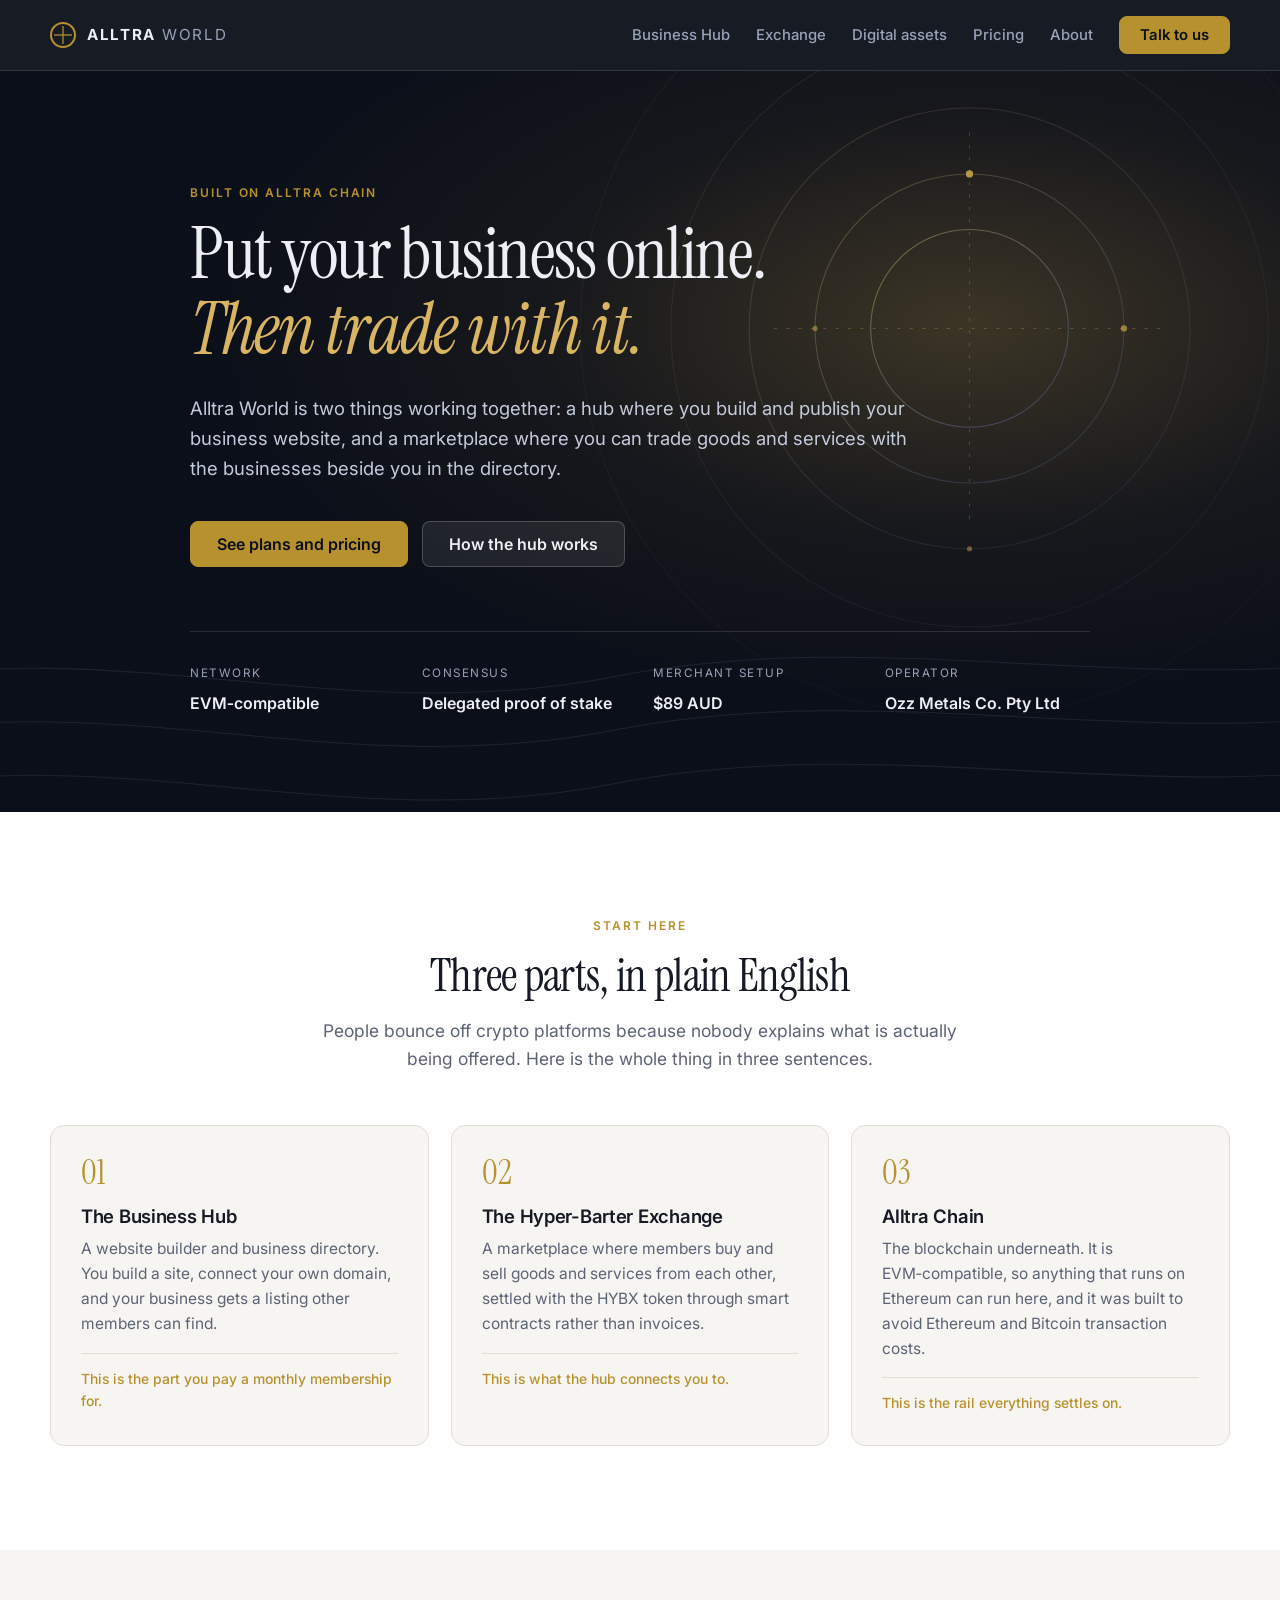
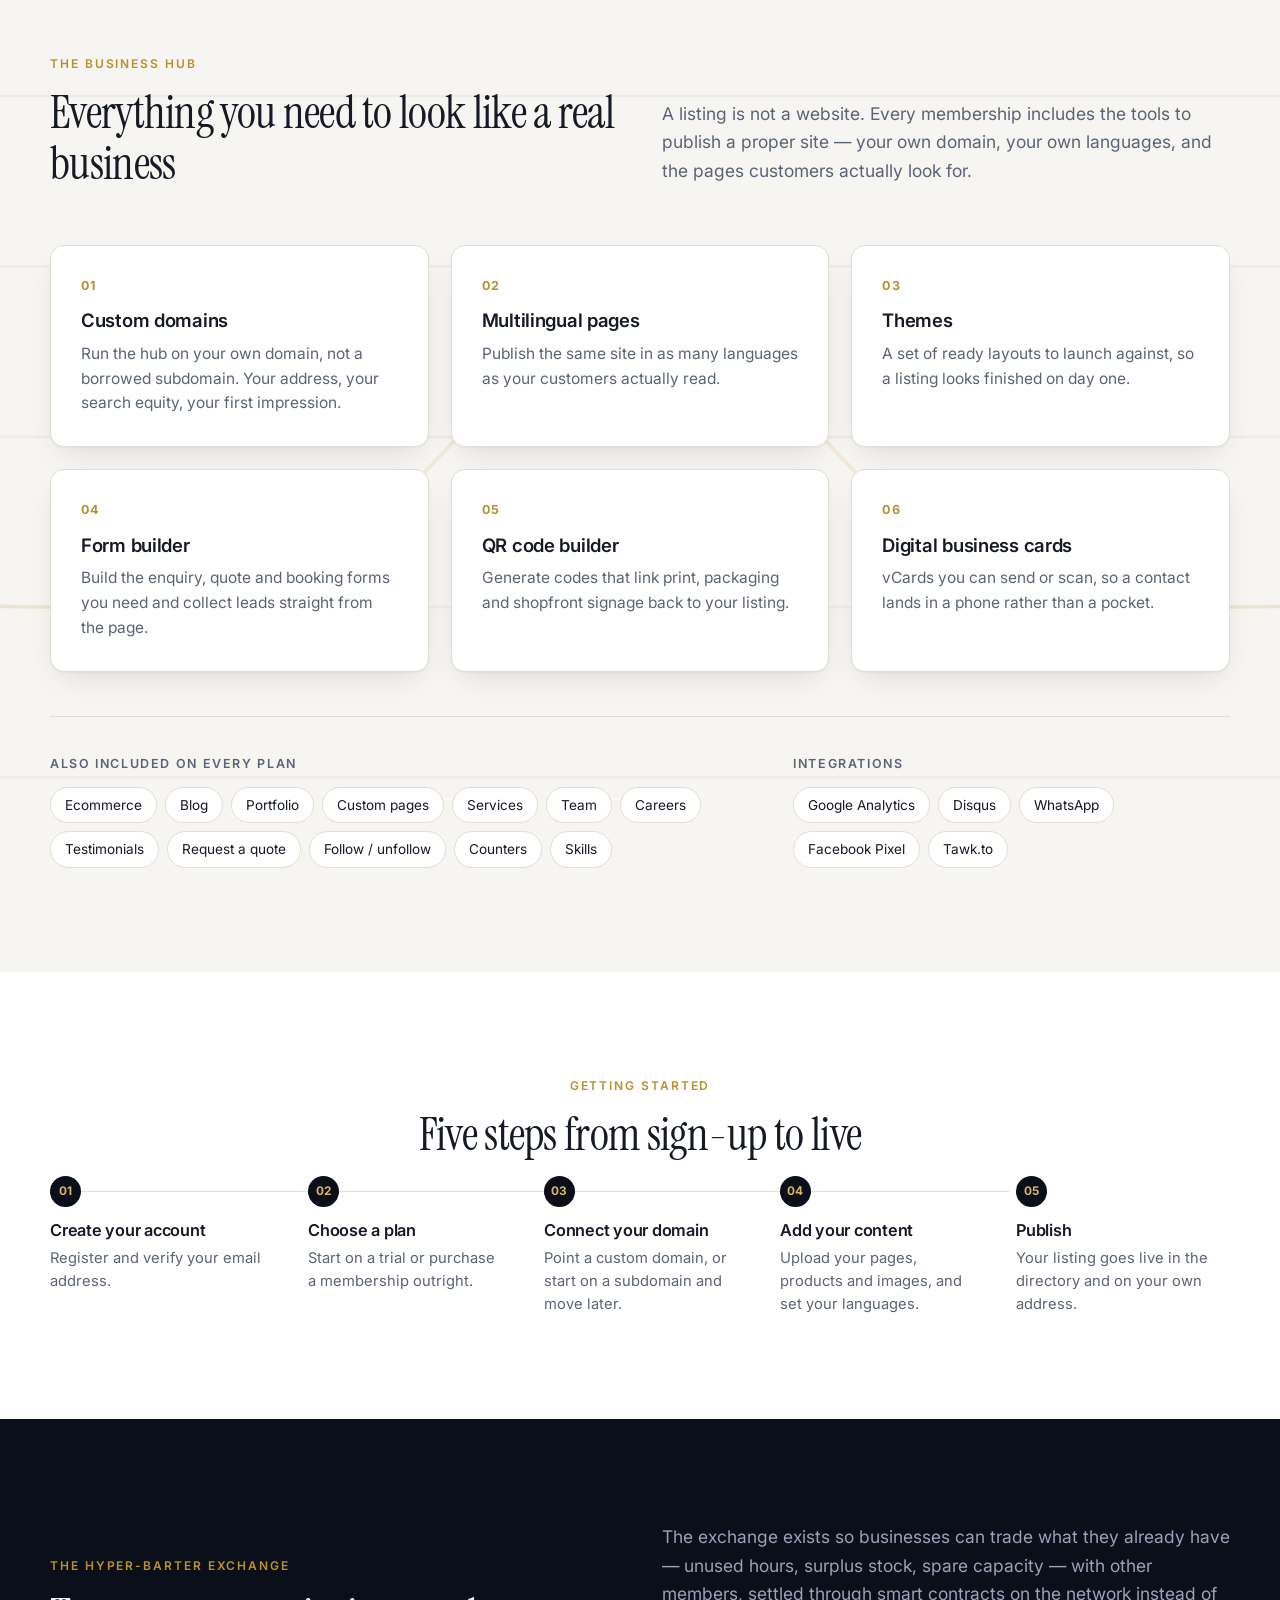
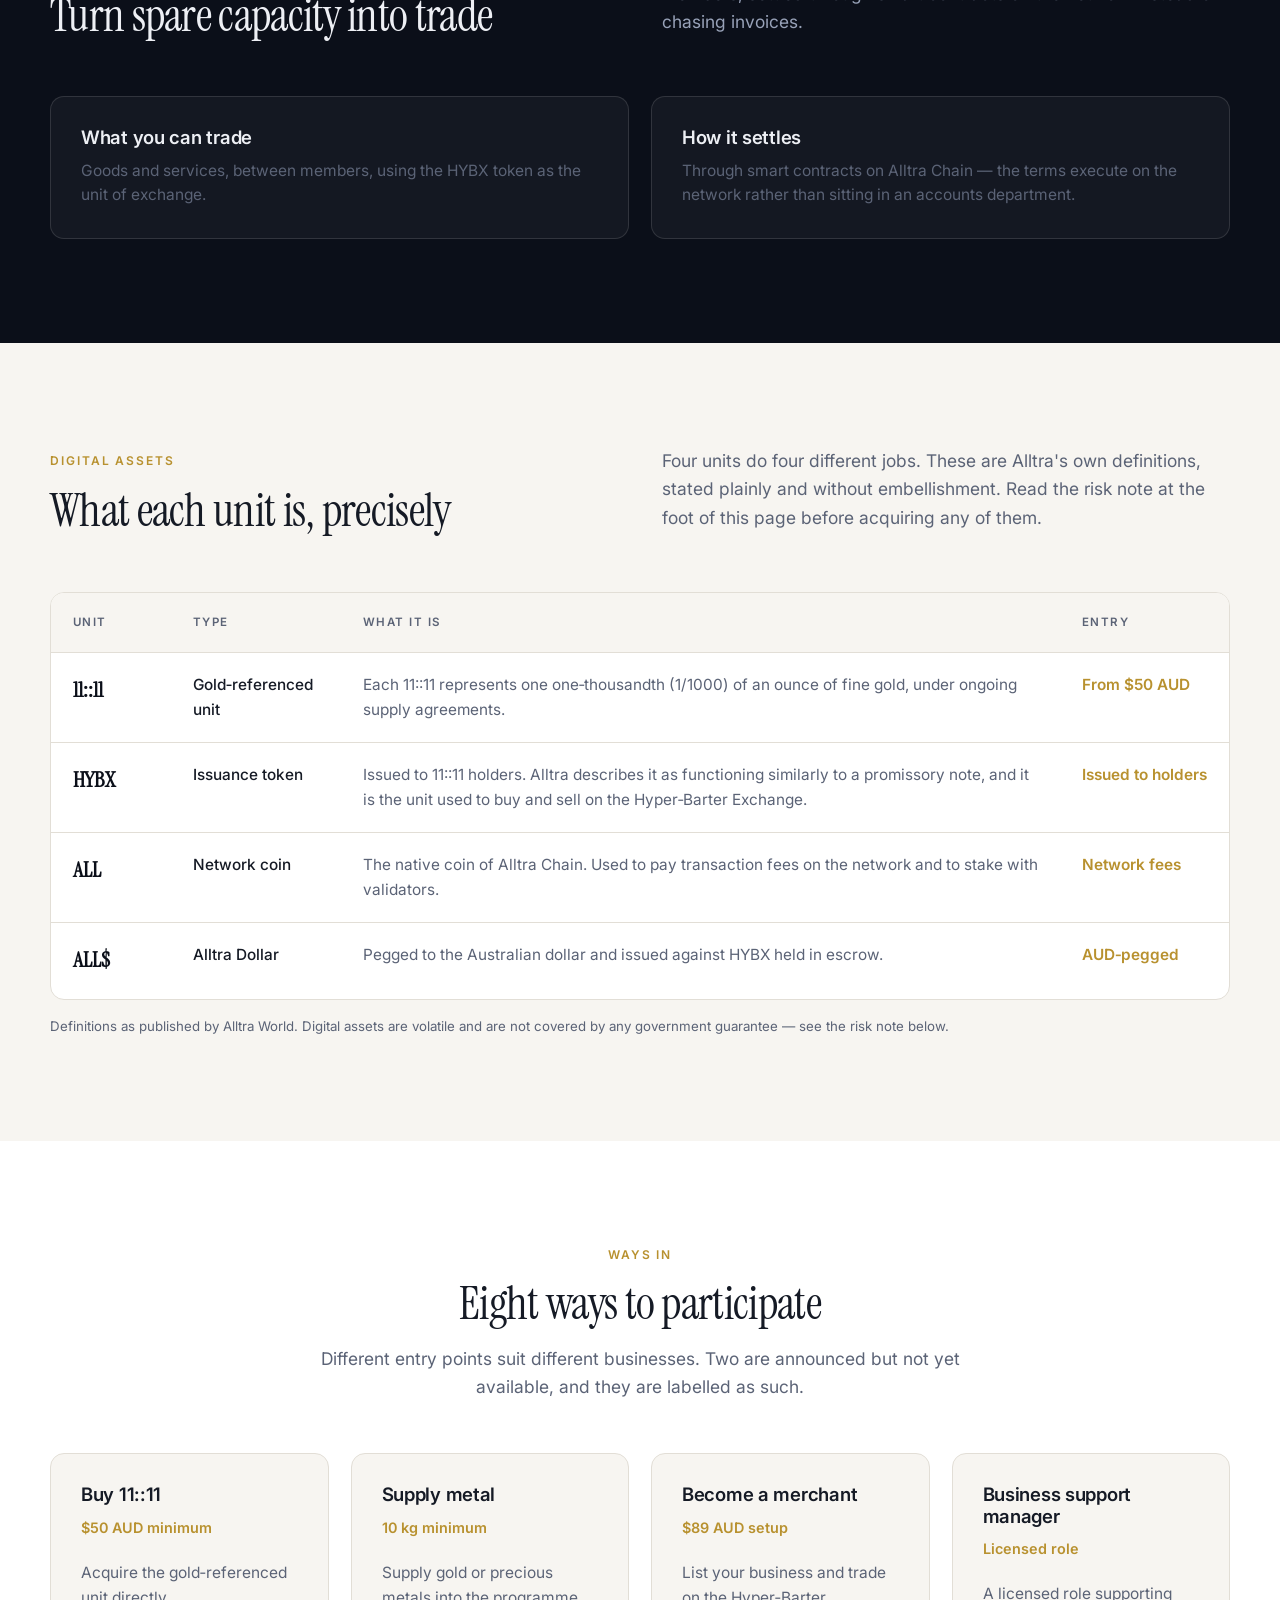
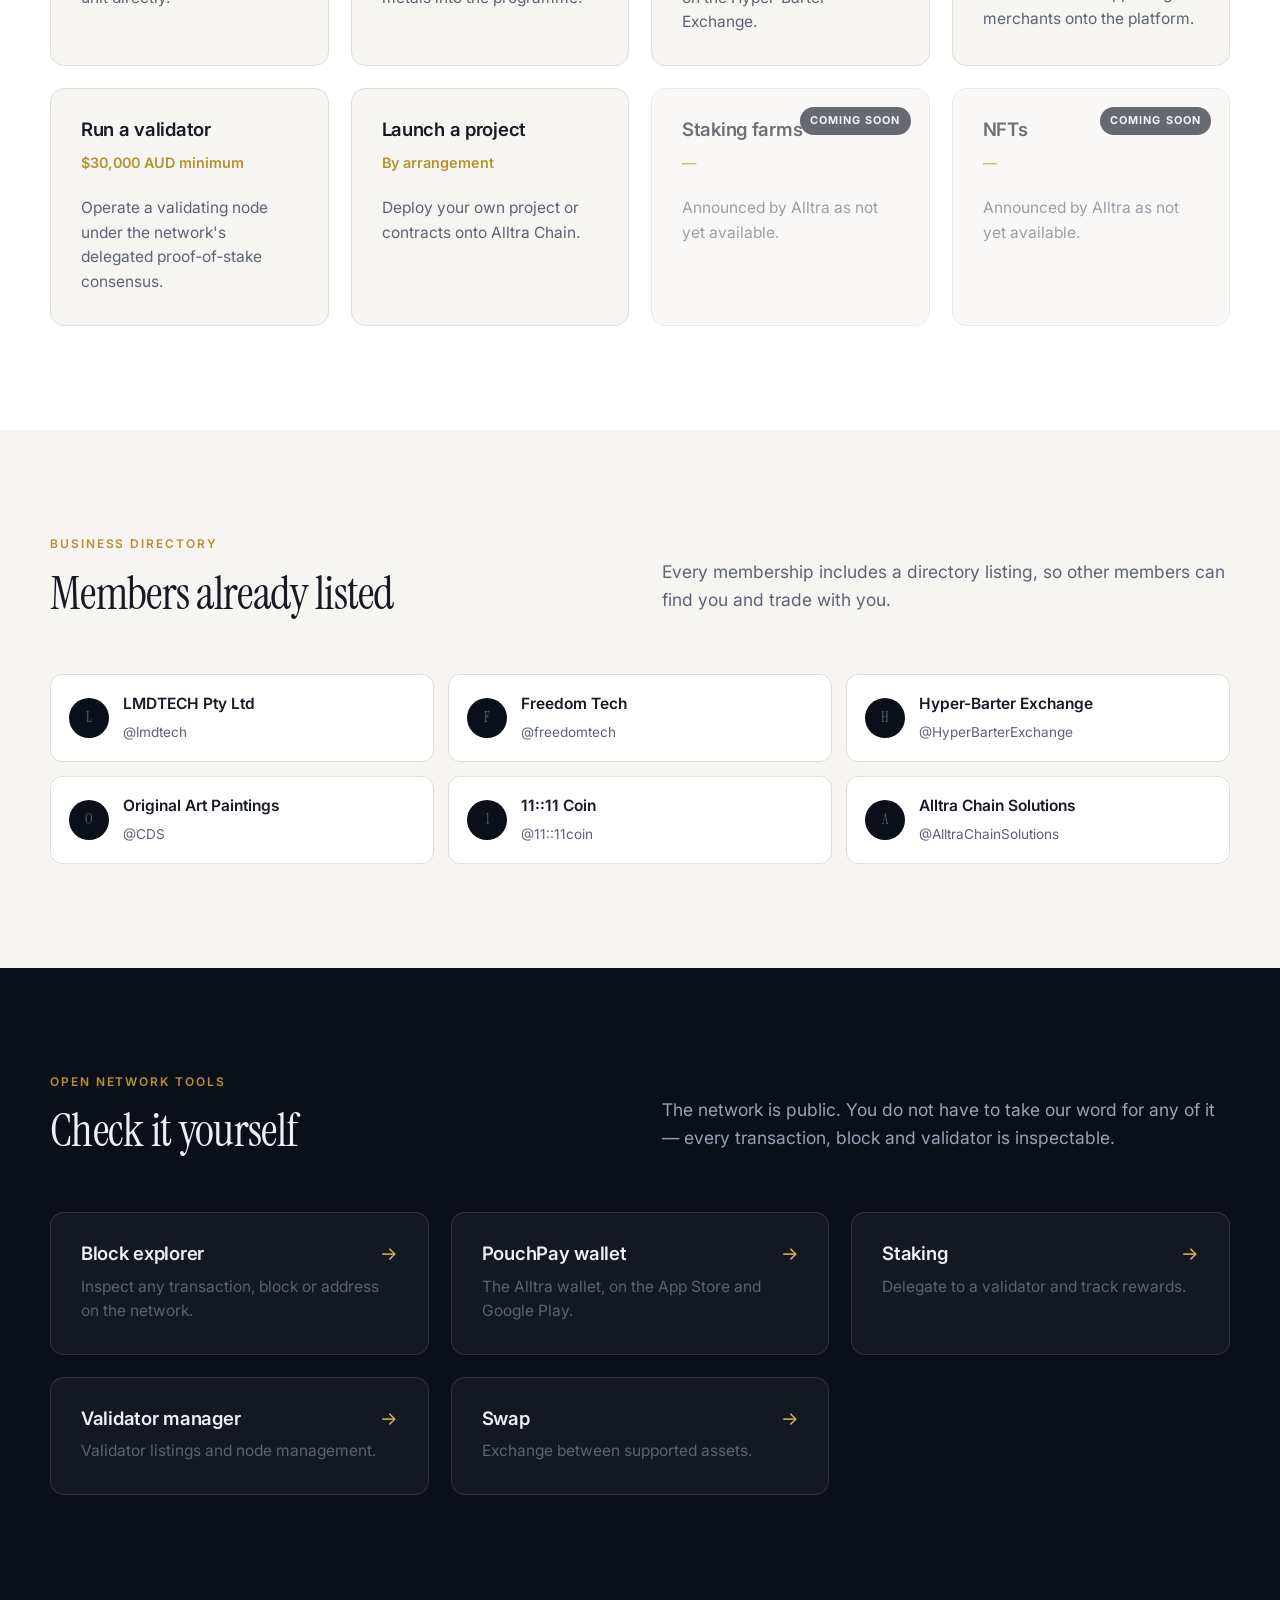
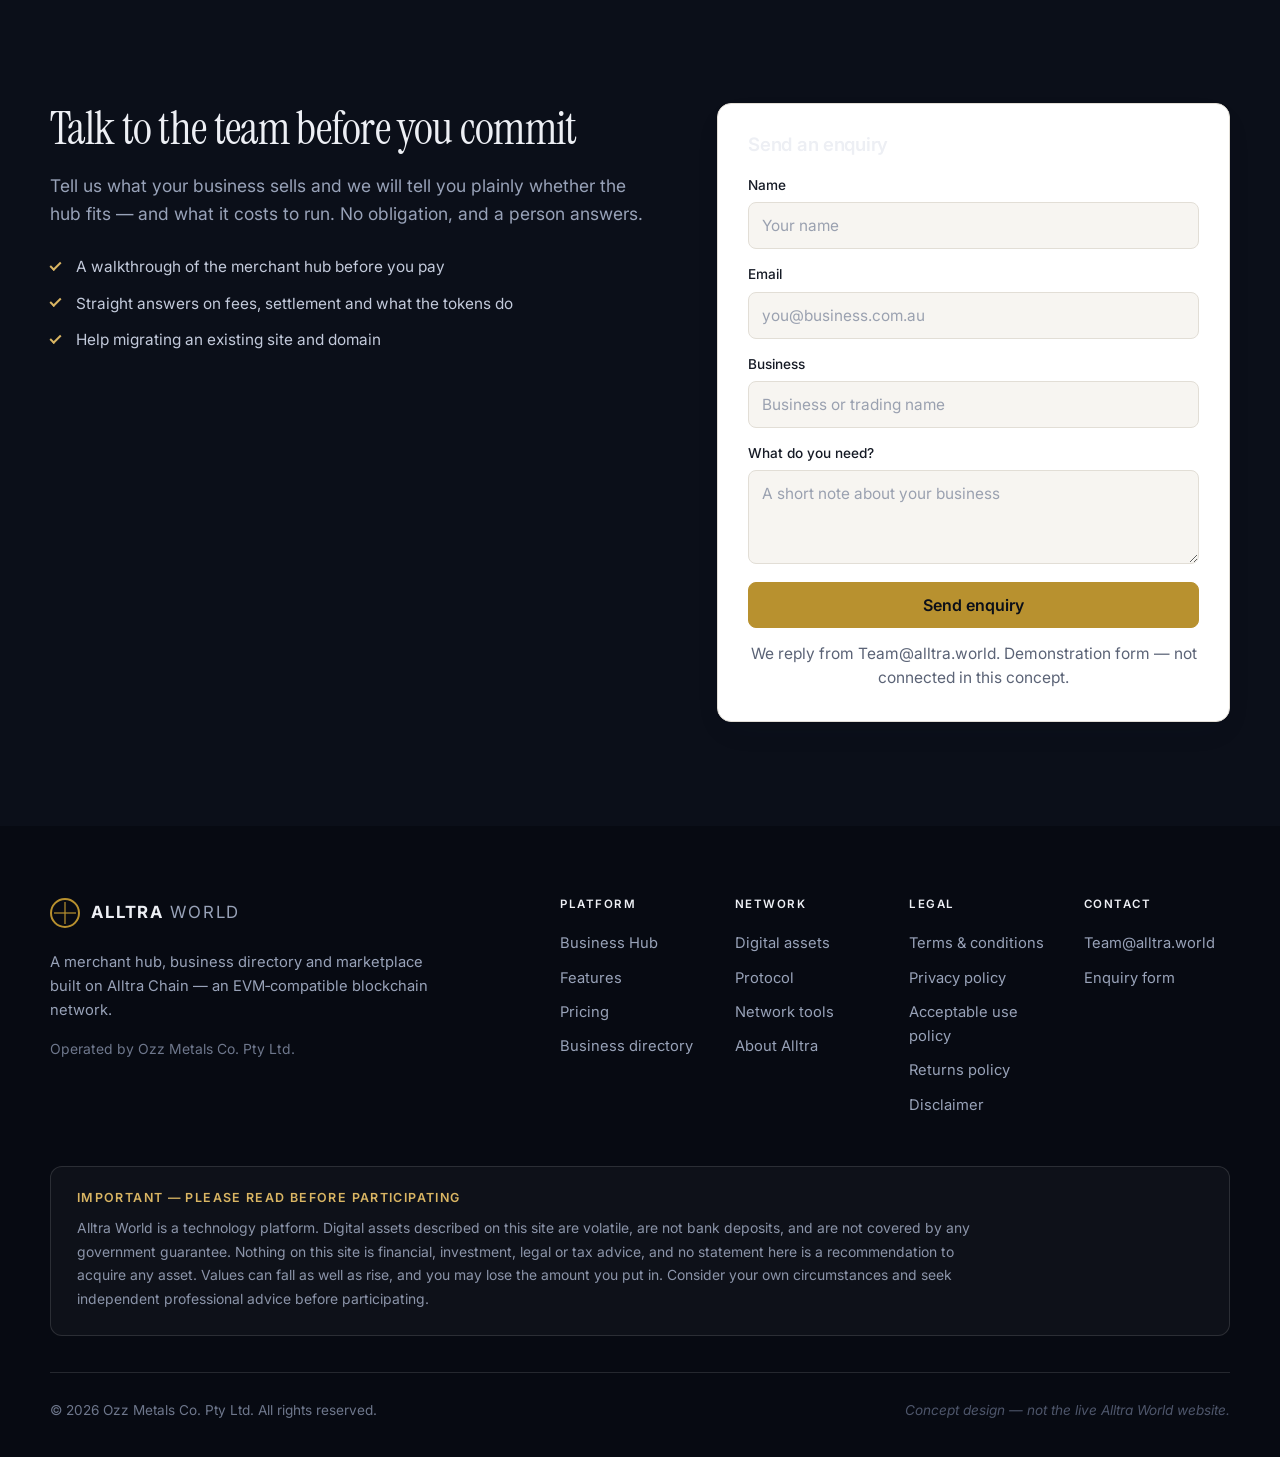
<file: index.html>
<!DOCTYPE html>
<html lang="en-AU">
<head>
<meta charset="utf-8">
<meta name="viewport" content="width=device-width, initial-scale=1">
<meta name="robots" content="noindex, nofollow">
<title>Alltra World — merchant hub, business directory and marketplace on Alltra Chain</title>
<meta name="description" content="Publish your business, list it in the directory, and trade goods and services on the Hyper-Barter Exchange. Built on Alltra Chain, an EVM-compatible blockchain network.">
<link rel="icon" href="data:image/svg+xml,%3Csvg xmlns='http://www.w3.org/2000/svg' viewBox='0 0 64 64'%3E%3Crect width='64' height='64' rx='14' fill='%230B0F19'/%3E%3Ccircle cx='32' cy='32' r='17' fill='none' stroke='%23C8A24A' stroke-width='3'/%3E%3Cpath d='M32 15v34M15 32h34' stroke='%23C8A24A' stroke-width='3' stroke-linecap='round' opacity='.55'/%3E%3C/svg%3E">
<link rel="preconnect" href="https://fonts.googleapis.com">
<link rel="preconnect" href="https://fonts.gstatic.com" crossorigin>
<link href="https://fonts.googleapis.com/css2?family=Instrument+Serif:ital@0;1&family=Inter:wght@400;500;600;700&display=swap" rel="stylesheet">
<link rel="stylesheet" href="styles.css">
</head>
<body data-page="home">
<a class="skip" href="#main">Skip to content</a>
<header class="hdr">
  <div class="wrap hdr-in">
    <a class="lockup" href="index.html" aria-label="Alltra World — home">
      <span class="mark" aria-hidden="true"></span>
      <span class="lk-t"><b>ALLTRA</b><i>WORLD</i></span>
    </a>
    <input type="checkbox" id="nav-t" aria-hidden="true">
    <label class="burger" for="nav-t" aria-label="Menu"><span></span><span></span><span></span></label>
    <nav class="nav" aria-label="Main">
      <a class="lnk" href="index.html#hub">Business Hub</a>
      <a class="lnk" href="index.html#exchange">Exchange</a>
      <a class="lnk" href="index.html#assets">Digital assets</a>
      <a class="lnk" href="pricing.html">Pricing</a>
      <a class="lnk" href="about.html">About</a>
      <a class="btn btn-gold" href="#contact">Talk to us</a>
    </nav>
  </div>
</header>
<main id="main">

<section class="hero">
  <div class="art">
<svg viewBox="0 0 1440 720" preserveAspectRatio="xMidYMid slice" aria-hidden="true" focusable="false">
  <defs>
    <radialGradient id="glow" cx="72%" cy="34%" r="52%">
      <stop offset="0%" stop-color="#C8A24A" stop-opacity=".26"/>
      <stop offset="55%" stop-color="#C8A24A" stop-opacity=".06"/>
      <stop offset="100%" stop-color="#C8A24A" stop-opacity="0"/>
    </radialGradient>
    <linearGradient id="wire" x1="0" y1="0" x2="1" y2="1">
      <stop offset="0%" stop-color="#C8A24A" stop-opacity=".55"/>
      <stop offset="100%" stop-color="#5B7FE8" stop-opacity=".30"/>
    </linearGradient>
  </defs>
  <rect width="1440" height="720" fill="url(#glow)"/>
  <g fill="none" stroke="url(#wire)" stroke-width="1">
    <circle cx="1040" cy="250" r="96"/>
    <circle cx="1040" cy="250" r="150" opacity=".65"/>
    <circle cx="1040" cy="250" r="214" opacity=".40"/>
    <circle cx="1040" cy="250" r="290" opacity=".22"/>
    <circle cx="1040" cy="250" r="378" opacity=".12"/>
  </g>
  <g stroke="#C8A24A" stroke-width="1" opacity=".30">
    <path d="M1040 60v380M850 250h380" stroke-dasharray="3 9"/>
  </g>
  <g fill="#C8A24A">
    <circle cx="1040" cy="100" r="3.5" opacity=".9"/>
    <circle cx="1190" cy="250" r="3" opacity=".7"/>
    <circle cx="1040" cy="464" r="2.5" opacity=".5"/>
    <circle cx="890" cy="250" r="2.5" opacity=".55"/>
  </g>
  <g fill="none" stroke="#8FA3C8" stroke-width="1" opacity=".13">
    <path d="M-40 596c260-52 470 44 736-8 266-52 520 26 784-24"/>
    <path d="M-40 648c260-52 470 44 736-8 266-52 520 26 784-24"/>
    <path d="M-40 700c260-52 470 44 736-8 266-52 520 26 784-24"/>
  </g>
</svg></div>
  <div class="wrap hero-in">
    <p class="eyebrow">Built on Alltra Chain</p>
    <h1>Put your business online.<br><em>Then trade with it.</em></h1>
    <p class="lede">Alltra World is two things working together: a hub where you build and publish your business website, and a marketplace where you can trade goods and services with the businesses beside you in the directory.</p>
    <div class="hero-cta">
      <a class="btn btn-gold btn-lg" href="pricing.html">See plans and pricing</a>
      <a class="btn btn-ghost btn-lg" href="#hub">How the hub works</a>
    </div>
    <dl class="hero-facts">
      <div><dt>Network</dt><dd>EVM&#8209;compatible</dd></div>
      <div><dt>Consensus</dt><dd>Delegated proof of stake</dd></div>
      <div><dt>Merchant setup</dt><dd>$89 AUD</dd></div>
      <div><dt>Operator</dt><dd>Ozz Metals Co. Pty Ltd</dd></div>
    </dl>
  </div>
</section>

<section class="band plain" id="hub">
  <div class="wrap">
    <p class="eyebrow center">Start here</p>
    <h2 class="h2 center">Three parts, in plain English</h2>
    <p class="lede center narrow">People bounce off crypto platforms because nobody explains what is actually being offered. Here is the whole thing in three sentences.</p>
    <div class="grid-3 explain">
      <article class="card">
        <span class="num">01</span>
        <h3>The Business Hub</h3>
        <p>A website builder and business directory. You build a site, connect your own domain, and your business gets a listing other members can find.</p>
        <p class="tie">This is the part you pay a monthly membership for.</p>
      </article>
      <article class="card">
        <span class="num">02</span>
        <h3>The Hyper-Barter Exchange</h3>
        <p>A marketplace where members buy and sell goods and services from each other, settled with the HYBX token through smart contracts rather than invoices.</p>
        <p class="tie">This is what the hub connects you to.</p>
      </article>
      <article class="card">
        <span class="num">03</span>
        <h3>Alltra Chain</h3>
        <p>The blockchain underneath. It is EVM&#8209;compatible, so anything that runs on Ethereum can run here, and it was built to avoid Ethereum and Bitcoin transaction costs.</p>
        <p class="tie">This is the rail everything settles on.</p>
      </article>
    </div>
  </div>
</section>

<section class="band paper" id="features">
  <div class="art art-ledger">
<svg viewBox="0 0 1440 420" preserveAspectRatio="xMidYMid slice" aria-hidden="true" focusable="false">
  <g fill="none" stroke="#0B0F19" stroke-width="1" opacity=".07">
    <path d="M0 60h1440M0 130h1440M0 200h1440M0 270h1440M0 340h1440"/>
  </g>
  <g fill="none" stroke="#C8A24A" stroke-width="1.5" opacity=".26">
    <path d="M0 270c180 0 180-70 240-70s60 70 240 70 180-140 240-140 60 140 240 140 180-70 240-70 60 70 240 70"/>
  </g>
</svg></div>
  <div class="wrap">
    <div class="sec-head">
      <div>
        <p class="eyebrow">The Business Hub</p>
        <h2 class="h2">Everything you need to look like a real business</h2>
      </div>
      <p class="lede">A listing is not a website. Every membership includes the tools to publish a proper site — your own domain, your own languages, and the pages customers actually look for.</p>
    </div>
    <div class="grid-3 feats">
      <article class="card feat">
        <span class="fi" aria-hidden="true">01</span>
        <h3>Custom domains</h3><p>Run the hub on your own domain, not a borrowed subdomain. Your address, your search equity, your first impression.</p>
      </article>
      <article class="card feat">
        <span class="fi" aria-hidden="true">02</span>
        <h3>Multilingual pages</h3><p>Publish the same site in as many languages as your customers actually read.</p>
      </article>
      <article class="card feat">
        <span class="fi" aria-hidden="true">03</span>
        <h3>Themes</h3><p>A set of ready layouts to launch against, so a listing looks finished on day one.</p>
      </article>
      <article class="card feat">
        <span class="fi" aria-hidden="true">04</span>
        <h3>Form builder</h3><p>Build the enquiry, quote and booking forms you need and collect leads straight from the page.</p>
      </article>
      <article class="card feat">
        <span class="fi" aria-hidden="true">05</span>
        <h3>QR code builder</h3><p>Generate codes that link print, packaging and shopfront signage back to your listing.</p>
      </article>
      <article class="card feat">
        <span class="fi" aria-hidden="true">06</span>
        <h3>Digital business cards</h3><p>vCards you can send or scan, so a contact lands in a phone rather than a pocket.</p>
      </article>
    </div>
    <div class="incl">
      <div class="incl-b">
        <h4>Also included on every plan</h4>
        <ul class="chips"><li>Ecommerce</li><li>Blog</li><li>Portfolio</li><li>Custom pages</li><li>Services</li><li>Team</li><li>Careers</li><li>Testimonials</li><li>Request a quote</li><li>Follow / unfollow</li><li>Counters</li><li>Skills</li></ul>
      </div>
      <div class="incl-b">
        <h4>Integrations</h4>
        <ul class="chips"><li>Google Analytics</li><li>Disqus</li><li>WhatsApp</li><li>Facebook Pixel</li><li>Tawk.to</li></ul>
      </div>
    </div>
  </div>
</section>

<section class="band plain" id="how">
  <div class="wrap">
    <p class="eyebrow center">Getting started</p>
    <h2 class="h2 center">Five steps from sign-up to live</h2>
    <ol class="steps">
      <li><span class="sn">01</span><div><h3>Create your account</h3><p>Register and verify your email address.</p></div></li>
      <li><span class="sn">02</span><div><h3>Choose a plan</h3><p>Start on a trial or purchase a membership outright.</p></div></li>
      <li><span class="sn">03</span><div><h3>Connect your domain</h3><p>Point a custom domain, or start on a subdomain and move later.</p></div></li>
      <li><span class="sn">04</span><div><h3>Add your content</h3><p>Upload your pages, products and images, and set your languages.</p></div></li>
      <li><span class="sn">05</span><div><h3>Publish</h3><p>Your listing goes live in the directory and on your own address.</p></div></li>
    </ol>
  </div>
</section>

<section class="band ink" id="exchange">
  <div class="wrap">
    <div class="sec-head on-ink">
      <div>
        <p class="eyebrow">The Hyper-Barter Exchange</p>
        <h2 class="h2">Turn spare capacity into trade</h2>
      </div>
      <p class="lede">The exchange exists so businesses can trade what they already have — unused hours, surplus stock, spare capacity — with other members, settled through smart contracts on the network instead of chasing invoices.</p>
    </div>
    <div class="grid-2 xg">
      <article class="card ink-card">
        <h3>What you can trade</h3>
        <p>Goods and services, between members, using the HYBX token as the unit of exchange.</p>
      </article>
      <article class="card ink-card">
        <h3>How it settles</h3>
        <p>Through smart contracts on Alltra Chain — the terms execute on the network rather than sitting in an accounts department.</p>
      </article>
    </div>
  </div>
</section>

<section class="band paper" id="assets">
  <div class="wrap">
    <div class="sec-head">
      <div>
        <p class="eyebrow">Digital assets</p>
        <h2 class="h2">What each unit is, precisely</h2>
      </div>
      <p class="lede">Four units do four different jobs. These are Alltra's own definitions, stated plainly and without embellishment. Read the risk note at the foot of this page before acquiring any of them.</p>
    </div>
    <div class="tbl-wrap">
      <table class="tbl">
        <thead><tr><th scope="col">Unit</th><th scope="col">Type</th><th scope="col">What it is</th><th scope="col">Entry</th></tr></thead>
        <tbody>
          <tr><th scope="row"><span class="tk">11::11</span></th><td class="ty" data-l="Type">Gold&#8209;referenced unit</td><td data-l="What it is">Each 11::11 represents one one&#8209;thousandth (1/1000) of an ounce of fine gold, under ongoing supply agreements.</td><td class="en" data-l="Entry">From $50 AUD</td></tr>
          <tr><th scope="row"><span class="tk">HYBX</span></th><td class="ty" data-l="Type">Issuance token</td><td data-l="What it is">Issued to 11::11 holders. Alltra describes it as functioning similarly to a promissory note, and it is the unit used to buy and sell on the Hyper&#8209;Barter Exchange.</td><td class="en" data-l="Entry">Issued to holders</td></tr>
          <tr><th scope="row"><span class="tk">ALL</span></th><td class="ty" data-l="Type">Network coin</td><td data-l="What it is">The native coin of Alltra Chain. Used to pay transaction fees on the network and to stake with validators.</td><td class="en" data-l="Entry">Network fees</td></tr>
          <tr><th scope="row"><span class="tk">ALL$</span></th><td class="ty" data-l="Type">Alltra Dollar</td><td data-l="What it is">Pegged to the Australian dollar and issued against HYBX held in escrow.</td><td class="en" data-l="Entry">AUD&#8209;pegged</td></tr>
        </tbody>
      </table>
    </div>
    <p class="fine tbl-fine">Definitions as published by Alltra World. Digital assets are volatile and are not covered by any government guarantee — see the risk note below.</p>
  </div>
</section>

<section class="band plain" id="participate">
  <div class="wrap">
    <p class="eyebrow center">Ways in</p>
    <h2 class="h2 center">Eight ways to participate</h2>
    <p class="lede center narrow">Different entry points suit different businesses. Two are announced but not yet available, and they are labelled as such.</p>
    <div class="grid-4 routes">
      <article class="card route">
        
        <h3>Buy 11::11</h3>
        <p class="min">$50 AUD minimum</p>
        <p>Acquire the gold&#8209;referenced unit directly.</p>
      </article>
      <article class="card route">
        
        <h3>Supply metal</h3>
        <p class="min">10 kg minimum</p>
        <p>Supply gold or precious metals into the programme.</p>
      </article>
      <article class="card route">
        
        <h3>Become a merchant</h3>
        <p class="min">$89 AUD setup</p>
        <p>List your business and trade on the Hyper&#8209;Barter Exchange.</p>
      </article>
      <article class="card route">
        
        <h3>Business support manager</h3>
        <p class="min">Licensed role</p>
        <p>A licensed role supporting merchants onto the platform.</p>
      </article>
      <article class="card route">
        
        <h3>Run a validator</h3>
        <p class="min">$30,000 AUD minimum</p>
        <p>Operate a validating node under the network's delegated proof&#8209;of&#8209;stake consensus.</p>
      </article>
      <article class="card route">
        
        <h3>Launch a project</h3>
        <p class="min">By arrangement</p>
        <p>Deploy your own project or contracts onto Alltra Chain.</p>
      </article>
      <article class="card route soon">
        <span class="tag">Coming soon</span>
        <h3>Staking farms</h3>
        <p class="min">—</p>
        <p>Announced by Alltra as not yet available.</p>
      </article>
      <article class="card route soon">
        <span class="tag">Coming soon</span>
        <h3>NFTs</h3>
        <p class="min">—</p>
        <p>Announced by Alltra as not yet available.</p>
      </article>
    </div>
  </div>
</section>

<section class="band paper" id="directory">
  <div class="wrap">
    <div class="sec-head">
      <div>
        <p class="eyebrow">Business directory</p>
        <h2 class="h2">Members already listed</h2>
      </div>
      <p class="lede">Every membership includes a directory listing, so other members can find you and trade with you.</p>
    </div>
    <ul class="dir">
      <li><span class="av" aria-hidden="true">L</span><div><b>LMDTECH Pty Ltd</b><span>@lmdtech</span></div></li>
      <li><span class="av" aria-hidden="true">F</span><div><b>Freedom Tech</b><span>@freedomtech</span></div></li>
      <li><span class="av" aria-hidden="true">H</span><div><b>Hyper-Barter Exchange</b><span>@HyperBarterExchange</span></div></li>
      <li><span class="av" aria-hidden="true">O</span><div><b>Original Art Paintings</b><span>@CDS</span></div></li>
      <li><span class="av" aria-hidden="true">1</span><div><b>11::11 Coin</b><span>@11::11coin</span></div></li>
      <li><span class="av" aria-hidden="true">A</span><div><b>Alltra Chain Solutions</b><span>@AlltraChainSolutions</span></div></li>
    </ul>
  </div>
</section>

<section class="band ink" id="tools">
  <div class="wrap">
    <div class="sec-head on-ink">
      <div>
        <p class="eyebrow">Open network tools</p>
        <h2 class="h2">Check it yourself</h2>
      </div>
      <p class="lede">The network is public. You do not have to take our word for any of it — every transaction, block and validator is inspectable.</p>
    </div>
    <div class="grid-3 tools">
      <a class="card ink-card tool" href="https://alltra.global" rel="noopener">
        <h3>Block explorer<span aria-hidden="true">→</span></h3><p>Inspect any transaction, block or address on the network.</p>
      </a>
      <a class="card ink-card tool" href="#">
        <h3>PouchPay wallet<span aria-hidden="true">→</span></h3><p>The Alltra wallet, on the App Store and Google Play.</p>
      </a>
      <a class="card ink-card tool" href="https://staking.alltra.global/" rel="noopener">
        <h3>Staking<span aria-hidden="true">→</span></h3><p>Delegate to a validator and track rewards.</p>
      </a>
      <a class="card ink-card tool" href="https://validators.alltra.global/poa-dapps-validators" rel="noopener">
        <h3>Validator manager<span aria-hidden="true">→</span></h3><p>Validator listings and node management.</p>
      </a>
      <a class="card ink-card tool" href="https://alltrasonicswap.trade/swap" rel="noopener">
        <h3>Swap<span aria-hidden="true">→</span></h3><p>Exchange between supported assets.</p>
      </a>
    </div>
  </div>
</section>


<section class="band cta" id="contact">
  <div class="wrap cta-in">
    <div>
      <h2 class="h2">Talk to the team before you commit</h2>
      <p class="lede">Tell us what your business sells and we will tell you plainly whether the hub fits — and what it costs to run. No obligation, and a person answers.</p>
      <ul class="ticks">
        <li>A walkthrough of the merchant hub before you pay</li>
        <li>Straight answers on fees, settlement and what the tokens do</li>
        <li>Help migrating an existing site and domain</li>
      </ul>
    </div>
    <form class="card form" onsubmit="return false;" novalidate>
      <h3>Send an enquiry</h3>
      <label>Name<input type="text" name="name" autocomplete="name" placeholder="Your name"></label>
      <label>Email<input type="email" name="email" autocomplete="email" placeholder="you@business.com.au"></label>
      <label>Business<input type="text" name="business" placeholder="Business or trading name"></label>
      <label>What do you need?<textarea name="msg" rows="3" placeholder="A short note about your business"></textarea></label>
      <button class="btn btn-gold btn-lg" type="submit">Send enquiry</button>
      <p class="fine">We reply from Team@alltra.world. Demonstration form — not connected in this concept.</p>
    </form>
  </div>
</section>
</main>
<footer class="ftr">
  <div class="wrap">
    <div class="ftr-top">
      <div class="ftr-brand">
        <span class="lockup lockup-lg">
          <span class="mark" aria-hidden="true"></span>
          <span class="lk-t"><b>ALLTRA</b><i>WORLD</i></span>
        </span>
        <p>A merchant hub, business directory and marketplace built on Alltra Chain — an EVM&#8209;compatible blockchain network.</p>
        <p class="op">Operated by Ozz Metals Co. Pty Ltd.</p>
      </div>
      <div class="ftr-cols">
        <div><h4>Platform</h4>
          <a href="index.html#hub">Business Hub</a>
          <a href="index.html#features">Features</a>
          <a href="pricing.html">Pricing</a>
          <a href="index.html#directory">Business directory</a>
        </div>
        <div><h4>Network</h4>
          <a href="index.html#assets">Digital assets</a>
          <a href="about.html#protocol">Protocol</a>
          <a href="index.html#tools">Network tools</a>
          <a href="about.html">About Alltra</a>
        </div>
        <div><h4>Legal</h4>
          <a href="#legal">Terms &amp; conditions</a>
          <a href="#legal">Privacy policy</a>
          <a href="#legal">Acceptable use policy</a>
          <a href="#legal">Returns policy</a>
          <a href="#legal">Disclaimer</a>
        </div>
        <div><h4>Contact</h4>
          <a href="mailto:Team@alltra.world">Team@alltra.world</a>
          <a href="#contact">Enquiry form</a>
        </div>
      </div>
    </div>
    <div class="risk" role="note" id="legal">
      <h4>Important — please read before participating</h4>
      <p>Alltra World is a technology platform. Digital assets described on this site are volatile, are not bank deposits, and are not covered by any government guarantee. Nothing on this site is financial, investment, legal or tax advice, and no statement here is a recommendation to acquire any asset. Values can fall as well as rise, and you may lose the amount you put in. Consider your own circumstances and seek independent professional advice before participating.</p>
    </div>
    <div class="ftr-btm">
      <p>© 2026 Ozz Metals Co. Pty Ltd. All rights reserved.</p>
      <p class="cx">Concept design — not the live Alltra World website.</p>
    </div>
  </div>
</footer>

<script>
(function(){try{
  if(navigator.webdriver)return;
  var v=new URLSearchParams(location.search).get('v');
  if(!v)return;
  var slug="alltra-world-preview", label="Alltra World - Ozz Metals";
  var k="mpl_seen_"+slug, last=+localStorage.getItem(k)||0;
  if(Date.now()-last<432e5)return;
  var fired=false,dwell=0,t=null;
  function live(){return document.visibilityState==="visible";}
  function send(how){
    if(fired||!live())return; fired=true; if(t)clearInterval(t);
    localStorage.setItem(k,String(Date.now()));
    new Image().src="https://mplaunch.com.au/api/preview-view?slug="+encodeURIComponent(slug)
      +"&label="+encodeURIComponent(label)
      +"&src="+encodeURIComponent(v)+"&via="+how+"&t="+Date.now();
  }
  function start(){
    t=setInterval(function(){if(!live())return; dwell+=500; if(dwell>=5000)send("dwell");},500);
    ["pointerdown","scroll","keydown"].forEach(function(e){
      addEventListener(e,function(){send("interaction");},{once:true,passive:true});});
  }
  if(document.prerendering){document.addEventListener("prerenderingchange",start,{once:true});}
  else{start();}
}catch(e){}})();
</script>
<script>
  document.addEventListener('click', function (e) {
    var a = e.target.closest('a[href^="#"], a[href*=".html#"]');
    if (!a) return;
    var id = a.getAttribute('href').split('#')[1];
    var el = id && document.getElementById(id);
    if (!el) return;
    e.preventDefault();
    el.scrollIntoView({ behavior: 'smooth', block: 'start' });
    var t = document.getElementById('nav-t'); if (t) t.checked = false;
  });
</script>
</body>
</html>
</file>
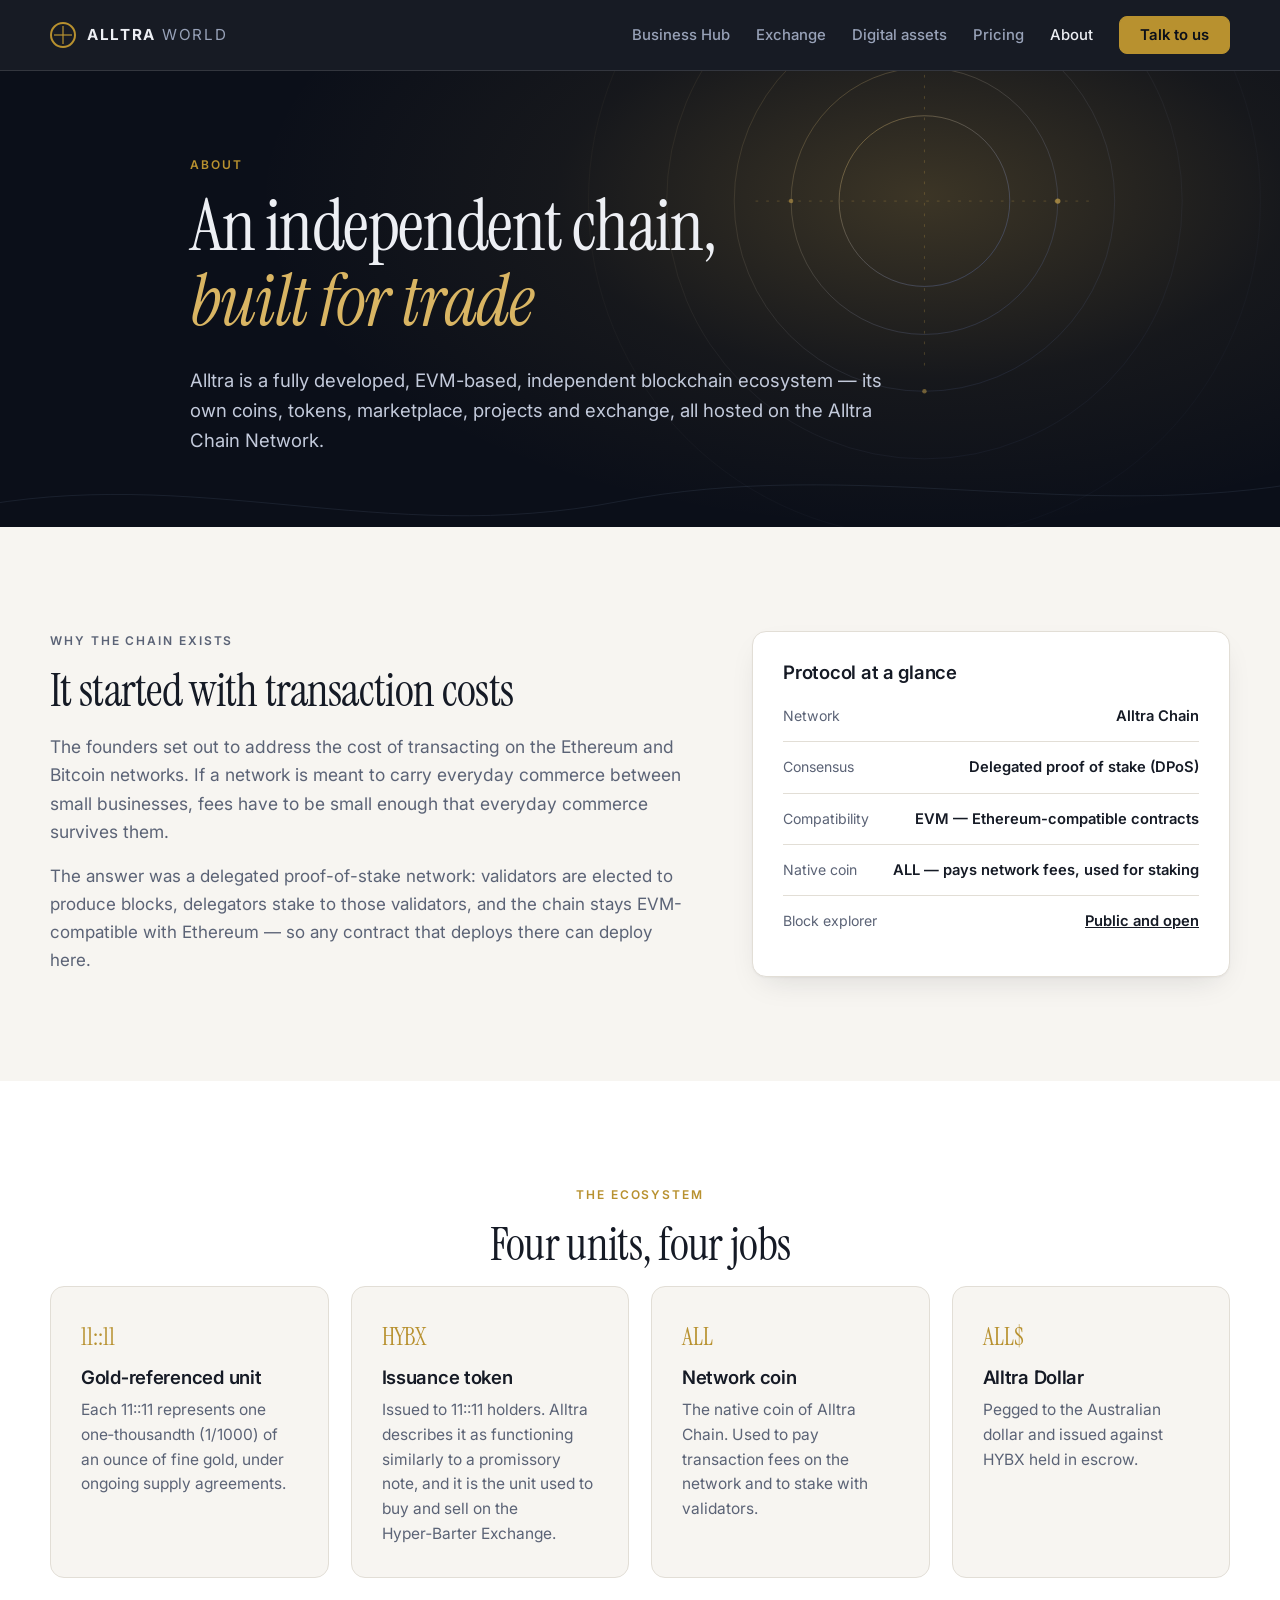
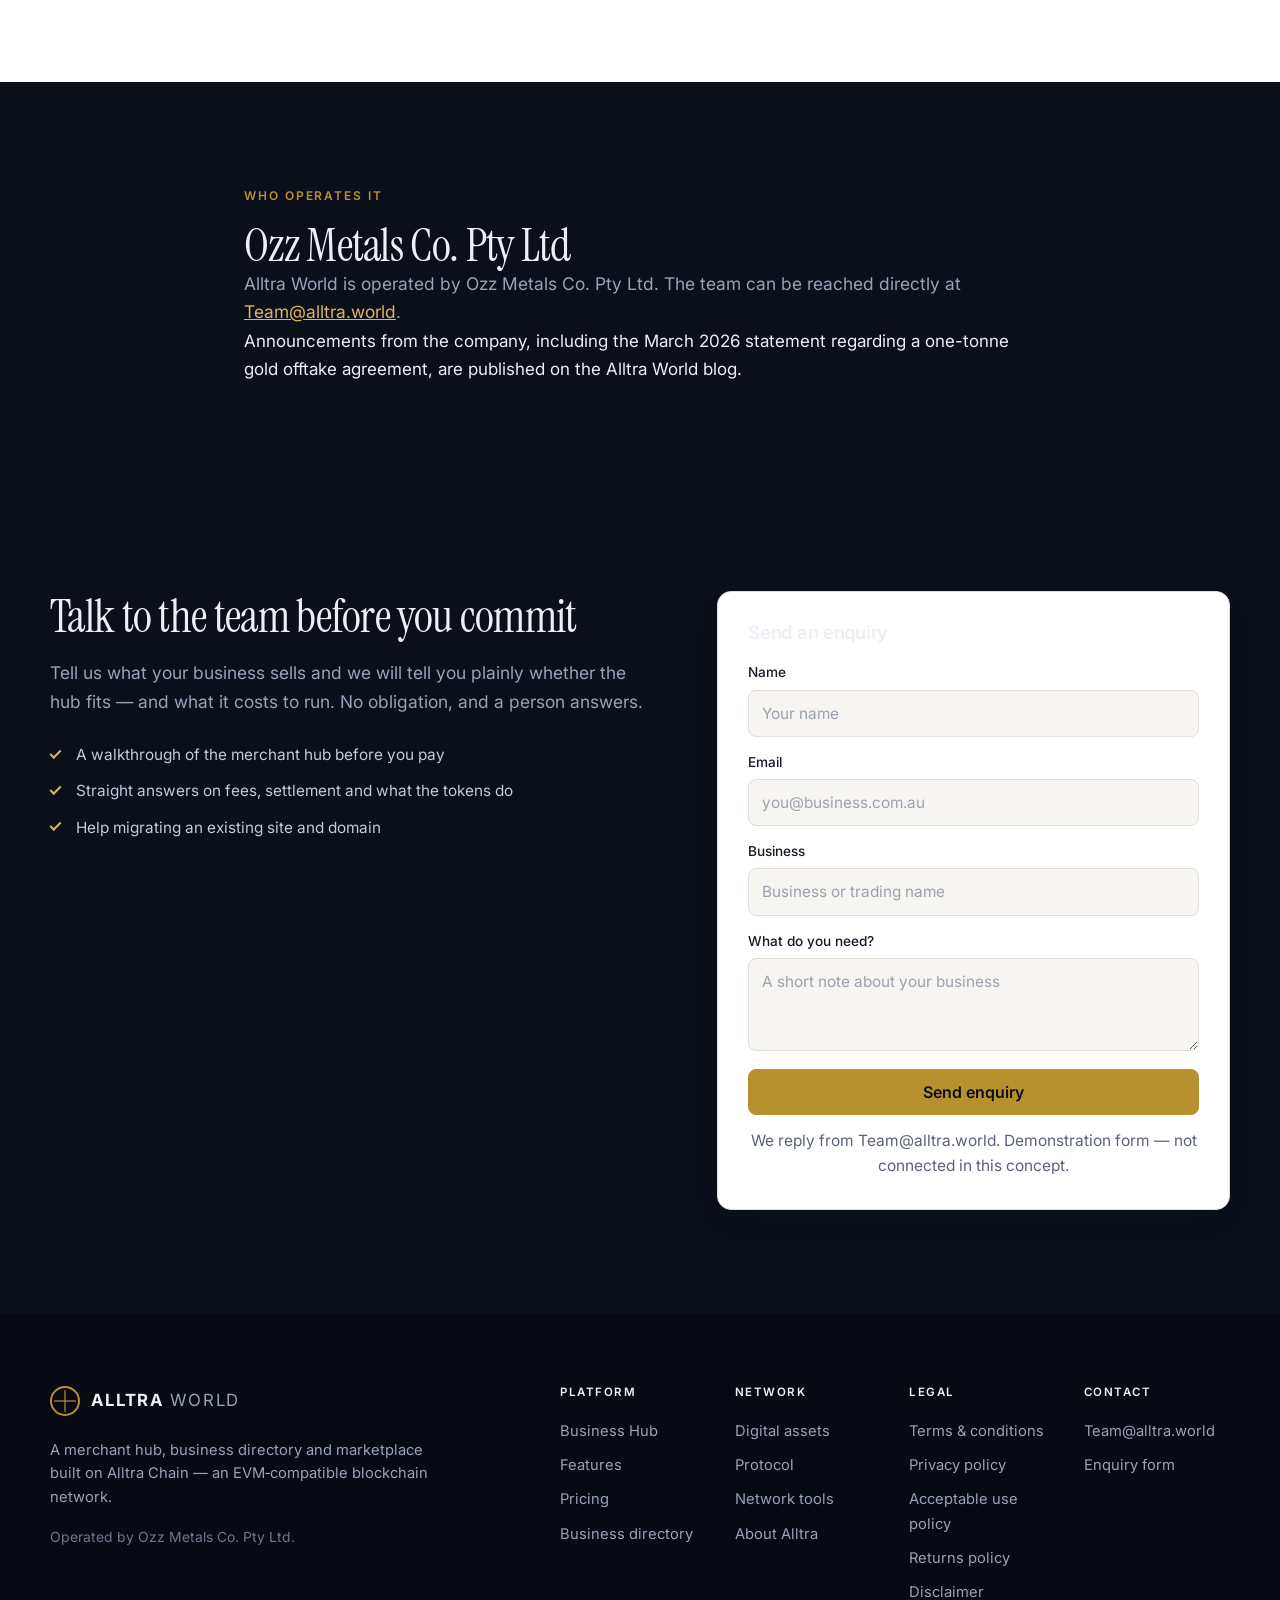
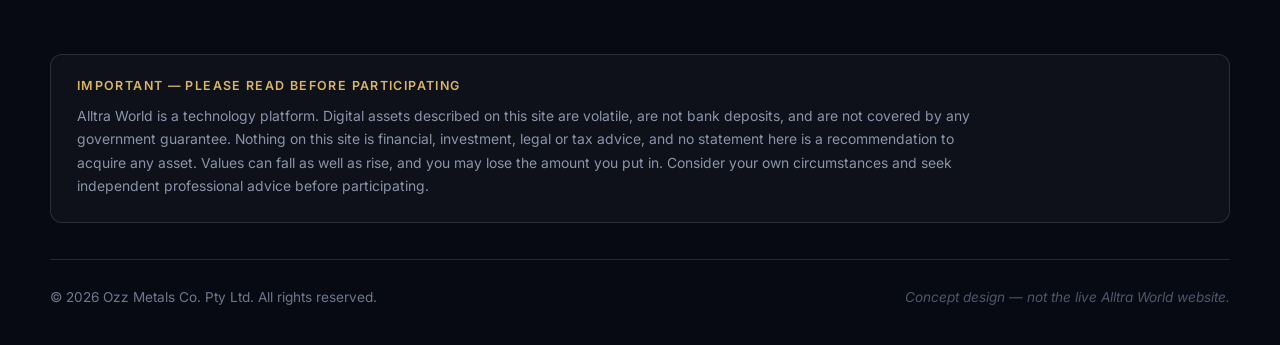
<file: about.html>
<!DOCTYPE html>
<html lang="en-AU">
<head>
<meta charset="utf-8">
<meta name="viewport" content="width=device-width, initial-scale=1">
<meta name="robots" content="noindex, nofollow">
<title>About — Alltra World and Alltra Chain</title>
<meta name="description" content="Alltra is an EVM-based independent blockchain ecosystem with its own coins, tokens, marketplace and exchange, hosted on the Alltra Chain Network. Operated by Ozz Metals Co. Pty Ltd.">
<link rel="icon" href="data:image/svg+xml,%3Csvg xmlns='http://www.w3.org/2000/svg' viewBox='0 0 64 64'%3E%3Crect width='64' height='64' rx='14' fill='%230B0F19'/%3E%3Ccircle cx='32' cy='32' r='17' fill='none' stroke='%23C8A24A' stroke-width='3'/%3E%3Cpath d='M32 15v34M15 32h34' stroke='%23C8A24A' stroke-width='3' stroke-linecap='round' opacity='.55'/%3E%3C/svg%3E">
<link rel="preconnect" href="https://fonts.googleapis.com">
<link rel="preconnect" href="https://fonts.gstatic.com" crossorigin>
<link href="https://fonts.googleapis.com/css2?family=Instrument+Serif:ital@0;1&family=Inter:wght@400;500;600;700&display=swap" rel="stylesheet">
<link rel="stylesheet" href="styles.css">
</head>
<body data-page="about">
<a class="skip" href="#main">Skip to content</a>
<header class="hdr">
  <div class="wrap hdr-in">
    <a class="lockup" href="index.html" aria-label="Alltra World — home">
      <span class="mark" aria-hidden="true"></span>
      <span class="lk-t"><b>ALLTRA</b><i>WORLD</i></span>
    </a>
    <input type="checkbox" id="nav-t" aria-hidden="true">
    <label class="burger" for="nav-t" aria-label="Menu"><span></span><span></span><span></span></label>
    <nav class="nav" aria-label="Main">
      <a class="lnk" href="index.html#hub">Business Hub</a>
      <a class="lnk" href="index.html#exchange">Exchange</a>
      <a class="lnk" href="index.html#assets">Digital assets</a>
      <a class="lnk" href="pricing.html">Pricing</a>
      <a class="lnk on" href="about.html">About</a>
      <a class="btn btn-gold" href="#contact">Talk to us</a>
    </nav>
  </div>
</header>
<main id="main">

<section class="hero hero-sm">
  <div class="art">
<svg viewBox="0 0 1440 720" preserveAspectRatio="xMidYMid slice" aria-hidden="true" focusable="false">
  <defs>
    <radialGradient id="glow" cx="72%" cy="34%" r="52%">
      <stop offset="0%" stop-color="#C8A24A" stop-opacity=".26"/>
      <stop offset="55%" stop-color="#C8A24A" stop-opacity=".06"/>
      <stop offset="100%" stop-color="#C8A24A" stop-opacity="0"/>
    </radialGradient>
    <linearGradient id="wire" x1="0" y1="0" x2="1" y2="1">
      <stop offset="0%" stop-color="#C8A24A" stop-opacity=".55"/>
      <stop offset="100%" stop-color="#5B7FE8" stop-opacity=".30"/>
    </linearGradient>
  </defs>
  <rect width="1440" height="720" fill="url(#glow)"/>
  <g fill="none" stroke="url(#wire)" stroke-width="1">
    <circle cx="1040" cy="250" r="96"/>
    <circle cx="1040" cy="250" r="150" opacity=".65"/>
    <circle cx="1040" cy="250" r="214" opacity=".40"/>
    <circle cx="1040" cy="250" r="290" opacity=".22"/>
    <circle cx="1040" cy="250" r="378" opacity=".12"/>
  </g>
  <g stroke="#C8A24A" stroke-width="1" opacity=".30">
    <path d="M1040 60v380M850 250h380" stroke-dasharray="3 9"/>
  </g>
  <g fill="#C8A24A">
    <circle cx="1040" cy="100" r="3.5" opacity=".9"/>
    <circle cx="1190" cy="250" r="3" opacity=".7"/>
    <circle cx="1040" cy="464" r="2.5" opacity=".5"/>
    <circle cx="890" cy="250" r="2.5" opacity=".55"/>
  </g>
  <g fill="none" stroke="#8FA3C8" stroke-width="1" opacity=".13">
    <path d="M-40 596c260-52 470 44 736-8 266-52 520 26 784-24"/>
    <path d="M-40 648c260-52 470 44 736-8 266-52 520 26 784-24"/>
    <path d="M-40 700c260-52 470 44 736-8 266-52 520 26 784-24"/>
  </g>
</svg></div>
  <div class="wrap hero-in">
    <p class="eyebrow">About</p>
    <h1>An independent chain,<br><em>built for trade</em></h1>
    <p class="lede">Alltra is a fully developed, EVM-based, independent blockchain ecosystem — its own coins, tokens, marketplace, projects and exchange, all hosted on the Alltra Chain Network.</p>
  </div>
</section>

<section class="band paper" id="protocol">
  <div class="wrap">
    <div class="split">
      <div>
        <p class="eyebrow">Why the chain exists</p>
        <h2 class="h2">It started with transaction costs</h2>
        <p class="lede">The founders set out to address the cost of transacting on the Ethereum and Bitcoin networks. If a network is meant to carry everyday commerce between small businesses, fees have to be small enough that everyday commerce survives them.</p>
        <p>The answer was a delegated proof-of-stake network: validators are elected to produce blocks, delegators stake to those validators, and the chain stays EVM-compatible with Ethereum — so any contract that deploys there can deploy here.</p>
      </div>
      <aside class="card spec">
        <h3>Protocol at a glance</h3>
        <dl>
          <div><dt>Network</dt><dd>Alltra Chain</dd></div>
          <div><dt>Consensus</dt><dd>Delegated proof of stake (DPoS)</dd></div>
          <div><dt>Compatibility</dt><dd>EVM — Ethereum-compatible contracts</dd></div>
          <div><dt>Native coin</dt><dd>ALL — pays network fees, used for staking</dd></div>
          <div><dt>Block explorer</dt><dd><a href="https://alltra.global" rel="noopener">Public and open</a></dd></div>
        </dl>
      </aside>
    </div>
  </div>
</section>

<section class="band plain">
  <div class="wrap">
    <p class="eyebrow center">The ecosystem</p>
    <h2 class="h2 center">Four units, four jobs</h2>
    <div class="grid-4 units">
      <article class="card"><span class="tk">11::11</span><h3>Gold&#8209;referenced unit</h3><p>Each 11::11 represents one one&#8209;thousandth (1/1000) of an ounce of fine gold, under ongoing supply agreements.</p></article>
      <article class="card"><span class="tk">HYBX</span><h3>Issuance token</h3><p>Issued to 11::11 holders. Alltra describes it as functioning similarly to a promissory note, and it is the unit used to buy and sell on the Hyper&#8209;Barter Exchange.</p></article>
      <article class="card"><span class="tk">ALL</span><h3>Network coin</h3><p>The native coin of Alltra Chain. Used to pay transaction fees on the network and to stake with validators.</p></article>
      <article class="card"><span class="tk">ALL$</span><h3>Alltra Dollar</h3><p>Pegged to the Australian dollar and issued against HYBX held in escrow.</p></article>
    </div>
  </div>
</section>

<section class="band ink">
  <div class="wrap narrow-w">
    <p class="eyebrow">Who operates it</p>
    <h2 class="h2">Ozz Metals Co. Pty Ltd</h2>
    <p class="lede">Alltra World is operated by Ozz Metals Co. Pty Ltd. The team can be reached directly at <a href="mailto:Team@alltra.world">Team@alltra.world</a>.</p>
    <p>Announcements from the company, including the March 2026 statement regarding a one-tonne gold offtake agreement, are published on the Alltra World blog.</p>
  </div>
</section>


<section class="band cta" id="contact">
  <div class="wrap cta-in">
    <div>
      <h2 class="h2">Talk to the team before you commit</h2>
      <p class="lede">Tell us what your business sells and we will tell you plainly whether the hub fits — and what it costs to run. No obligation, and a person answers.</p>
      <ul class="ticks">
        <li>A walkthrough of the merchant hub before you pay</li>
        <li>Straight answers on fees, settlement and what the tokens do</li>
        <li>Help migrating an existing site and domain</li>
      </ul>
    </div>
    <form class="card form" onsubmit="return false;" novalidate>
      <h3>Send an enquiry</h3>
      <label>Name<input type="text" name="name" autocomplete="name" placeholder="Your name"></label>
      <label>Email<input type="email" name="email" autocomplete="email" placeholder="you@business.com.au"></label>
      <label>Business<input type="text" name="business" placeholder="Business or trading name"></label>
      <label>What do you need?<textarea name="msg" rows="3" placeholder="A short note about your business"></textarea></label>
      <button class="btn btn-gold btn-lg" type="submit">Send enquiry</button>
      <p class="fine">We reply from Team@alltra.world. Demonstration form — not connected in this concept.</p>
    </form>
  </div>
</section>
</main>
<footer class="ftr">
  <div class="wrap">
    <div class="ftr-top">
      <div class="ftr-brand">
        <span class="lockup lockup-lg">
          <span class="mark" aria-hidden="true"></span>
          <span class="lk-t"><b>ALLTRA</b><i>WORLD</i></span>
        </span>
        <p>A merchant hub, business directory and marketplace built on Alltra Chain — an EVM&#8209;compatible blockchain network.</p>
        <p class="op">Operated by Ozz Metals Co. Pty Ltd.</p>
      </div>
      <div class="ftr-cols">
        <div><h4>Platform</h4>
          <a href="index.html#hub">Business Hub</a>
          <a href="index.html#features">Features</a>
          <a href="pricing.html">Pricing</a>
          <a href="index.html#directory">Business directory</a>
        </div>
        <div><h4>Network</h4>
          <a href="index.html#assets">Digital assets</a>
          <a href="about.html#protocol">Protocol</a>
          <a href="index.html#tools">Network tools</a>
          <a href="about.html">About Alltra</a>
        </div>
        <div><h4>Legal</h4>
          <a href="#legal">Terms &amp; conditions</a>
          <a href="#legal">Privacy policy</a>
          <a href="#legal">Acceptable use policy</a>
          <a href="#legal">Returns policy</a>
          <a href="#legal">Disclaimer</a>
        </div>
        <div><h4>Contact</h4>
          <a href="mailto:Team@alltra.world">Team@alltra.world</a>
          <a href="#contact">Enquiry form</a>
        </div>
      </div>
    </div>
    <div class="risk" role="note" id="legal">
      <h4>Important — please read before participating</h4>
      <p>Alltra World is a technology platform. Digital assets described on this site are volatile, are not bank deposits, and are not covered by any government guarantee. Nothing on this site is financial, investment, legal or tax advice, and no statement here is a recommendation to acquire any asset. Values can fall as well as rise, and you may lose the amount you put in. Consider your own circumstances and seek independent professional advice before participating.</p>
    </div>
    <div class="ftr-btm">
      <p>© 2026 Ozz Metals Co. Pty Ltd. All rights reserved.</p>
      <p class="cx">Concept design — not the live Alltra World website.</p>
    </div>
  </div>
</footer>

<script>
(function(){try{
  if(navigator.webdriver)return;
  var v=new URLSearchParams(location.search).get('v');
  if(!v)return;
  var slug="alltra-world-preview", label="Alltra World - Ozz Metals";
  var k="mpl_seen_"+slug, last=+localStorage.getItem(k)||0;
  if(Date.now()-last<432e5)return;
  var fired=false,dwell=0,t=null;
  function live(){return document.visibilityState==="visible";}
  function send(how){
    if(fired||!live())return; fired=true; if(t)clearInterval(t);
    localStorage.setItem(k,String(Date.now()));
    new Image().src="https://mplaunch.com.au/api/preview-view?slug="+encodeURIComponent(slug)
      +"&label="+encodeURIComponent(label)
      +"&src="+encodeURIComponent(v)+"&via="+how+"&t="+Date.now();
  }
  function start(){
    t=setInterval(function(){if(!live())return; dwell+=500; if(dwell>=5000)send("dwell");},500);
    ["pointerdown","scroll","keydown"].forEach(function(e){
      addEventListener(e,function(){send("interaction");},{once:true,passive:true});});
  }
  if(document.prerendering){document.addEventListener("prerenderingchange",start,{once:true});}
  else{start();}
}catch(e){}})();
</script>
<script>
  document.addEventListener('click', function (e) {
    var a = e.target.closest('a[href^="#"], a[href*=".html#"]');
    if (!a) return;
    var id = a.getAttribute('href').split('#')[1];
    var el = id && document.getElementById(id);
    if (!el) return;
    e.preventDefault();
    el.scrollIntoView({ behavior: 'smooth', block: 'start' });
    var t = document.getElementById('nav-t'); if (t) t.checked = false;
  });
</script>
</body>
</html>
</file>
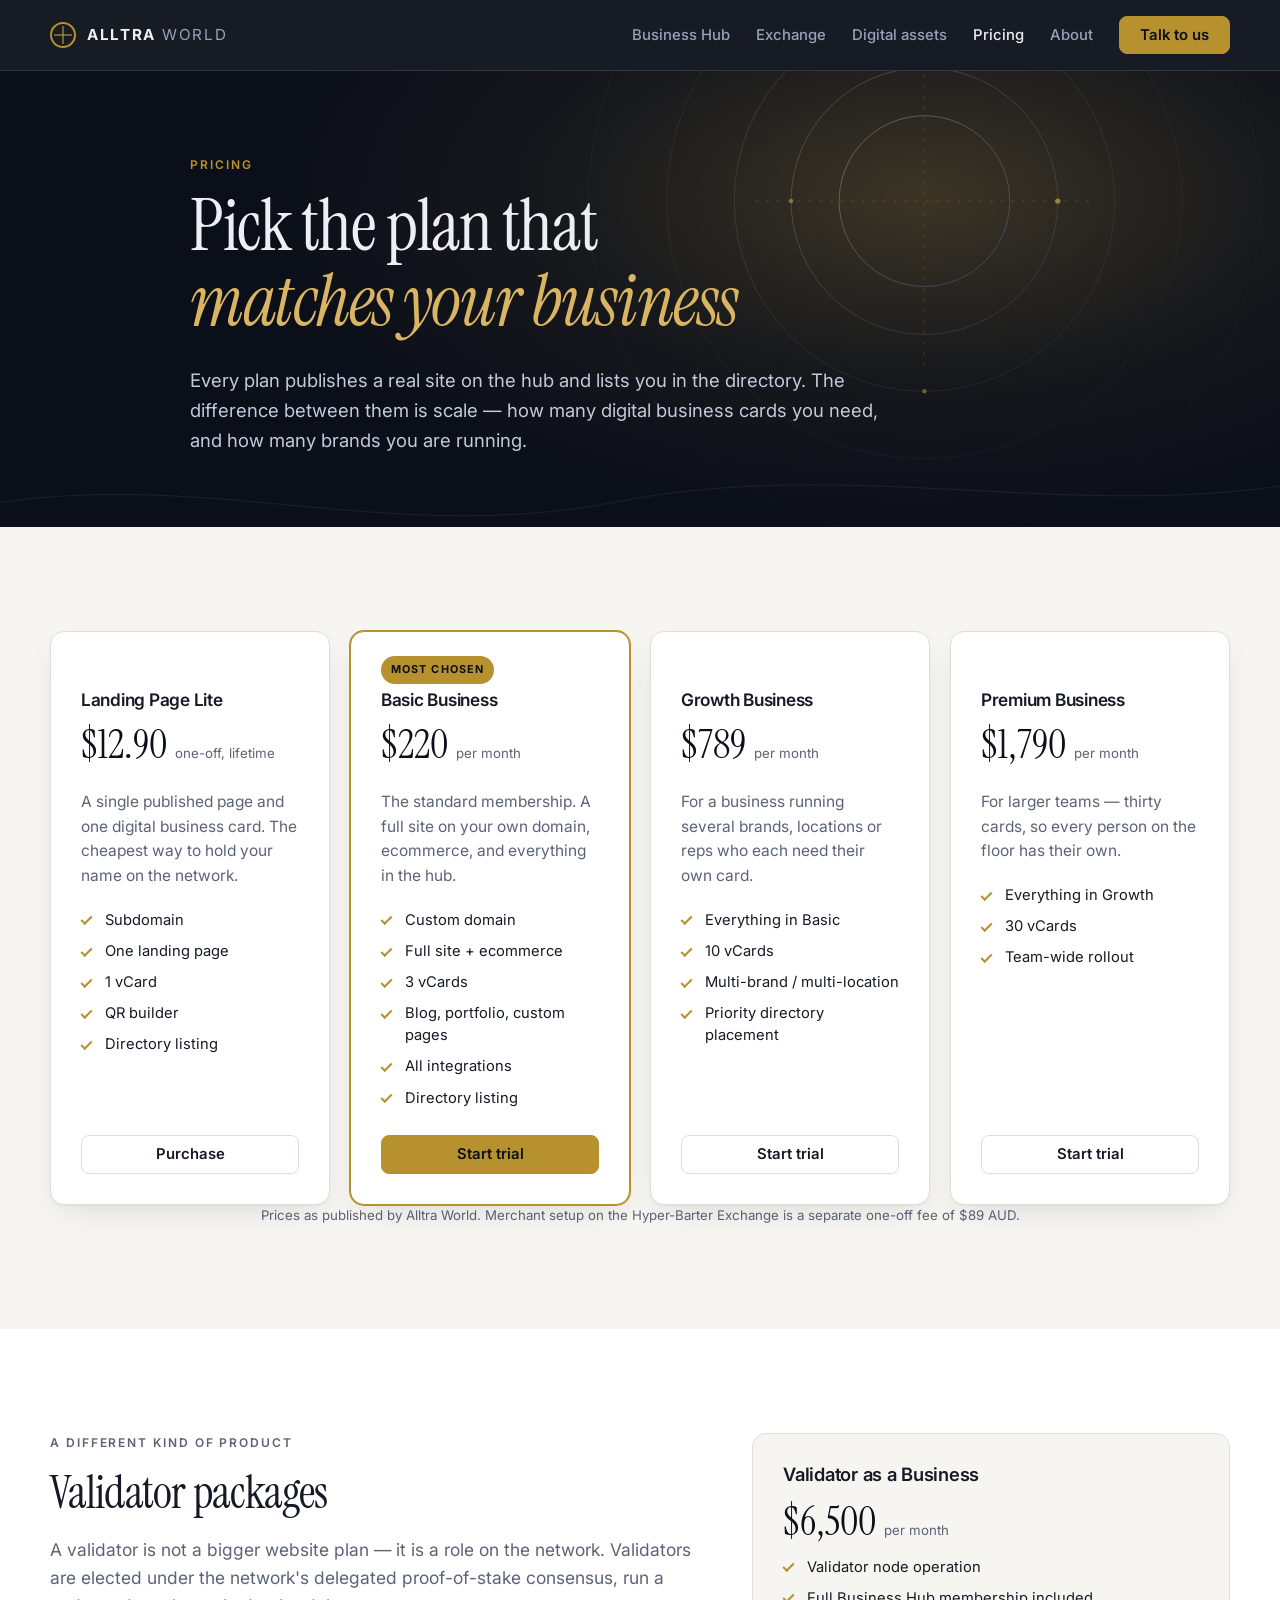
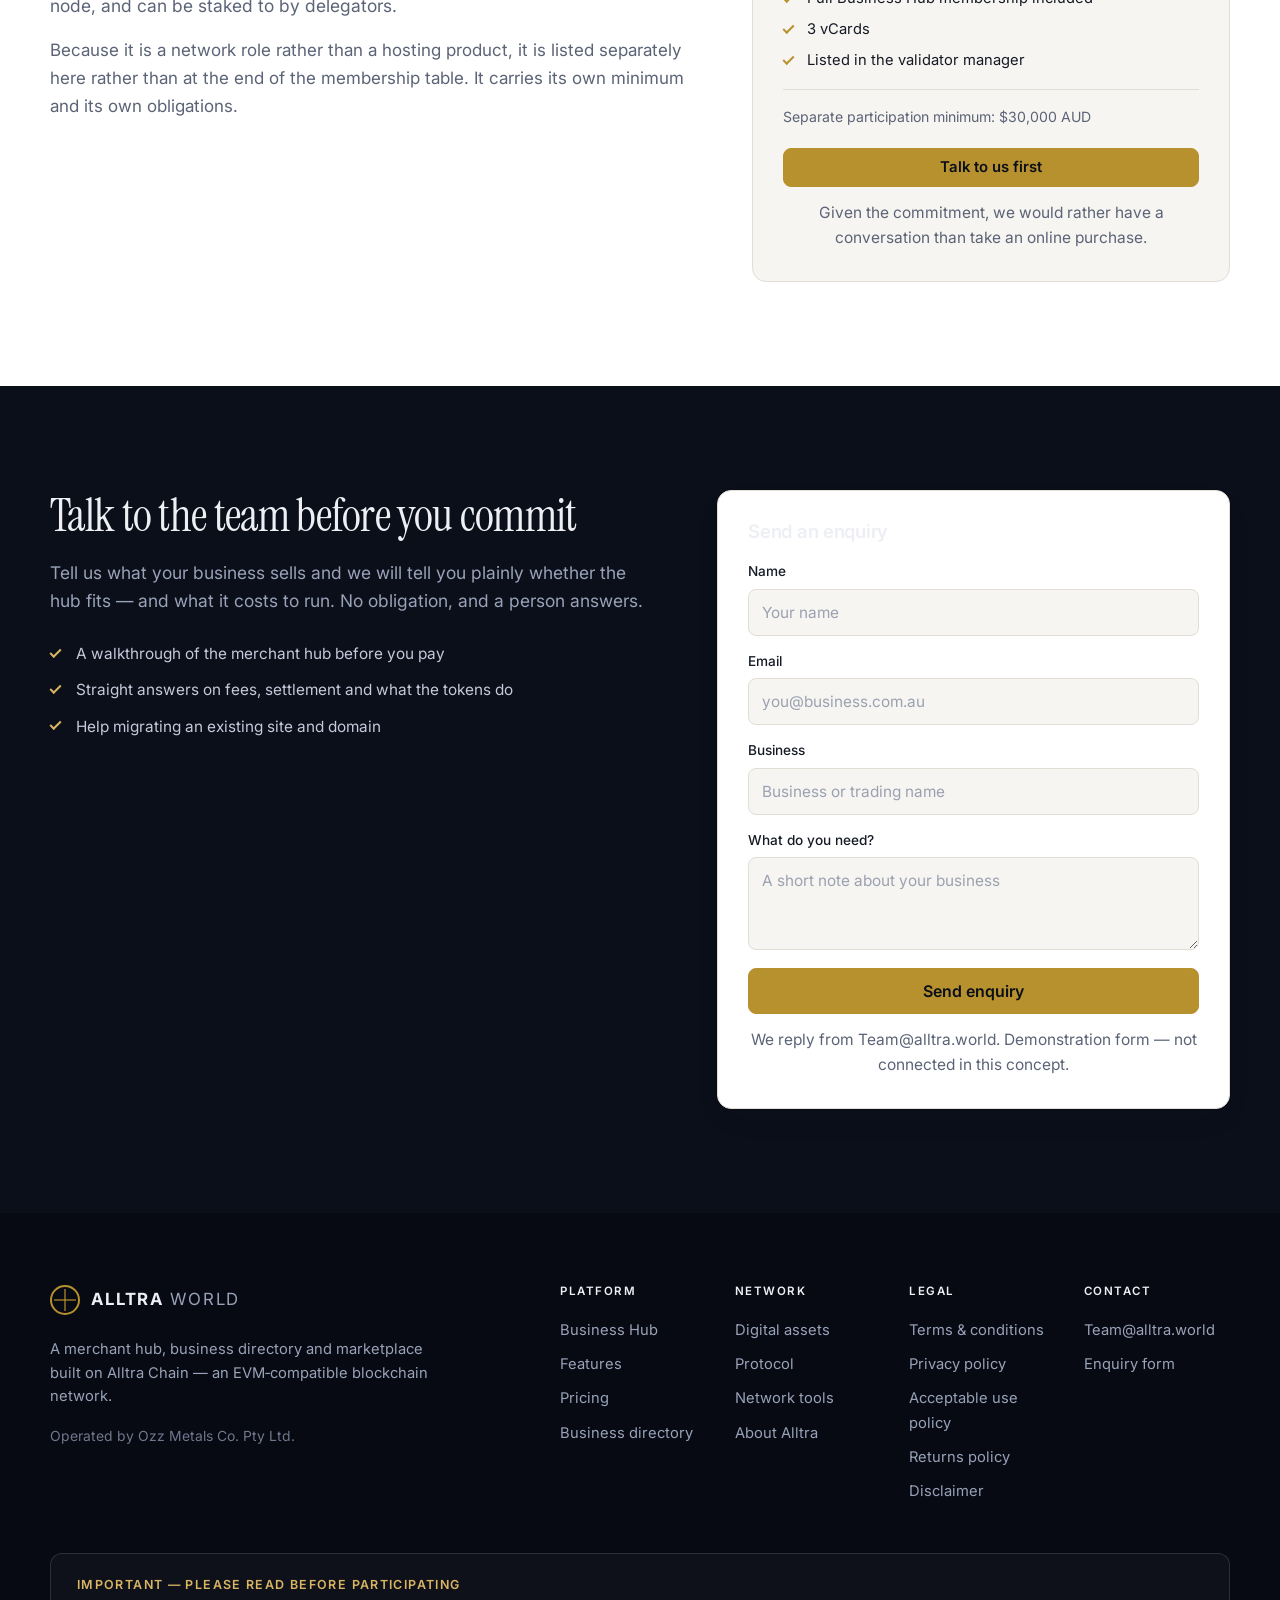
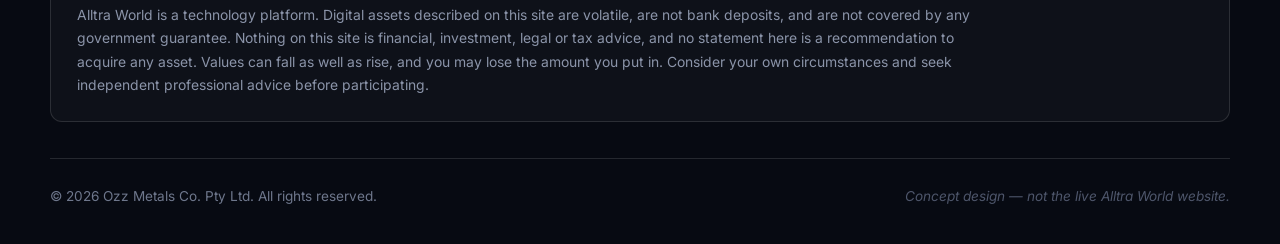
<file: pricing.html>
<!DOCTYPE html>
<html lang="en-AU">
<head>
<meta charset="utf-8">
<meta name="viewport" content="width=device-width, initial-scale=1">
<meta name="robots" content="noindex, nofollow">
<title>Pricing — Alltra World Business Hub</title>
<meta name="description" content="Membership plans for the Alltra World Business Hub, from a $12.90 lifetime landing page to full business memberships. Validator packages listed separately.">
<link rel="icon" href="data:image/svg+xml,%3Csvg xmlns='http://www.w3.org/2000/svg' viewBox='0 0 64 64'%3E%3Crect width='64' height='64' rx='14' fill='%230B0F19'/%3E%3Ccircle cx='32' cy='32' r='17' fill='none' stroke='%23C8A24A' stroke-width='3'/%3E%3Cpath d='M32 15v34M15 32h34' stroke='%23C8A24A' stroke-width='3' stroke-linecap='round' opacity='.55'/%3E%3C/svg%3E">
<link rel="preconnect" href="https://fonts.googleapis.com">
<link rel="preconnect" href="https://fonts.gstatic.com" crossorigin>
<link href="https://fonts.googleapis.com/css2?family=Instrument+Serif:ital@0;1&family=Inter:wght@400;500;600;700&display=swap" rel="stylesheet">
<link rel="stylesheet" href="styles.css">
</head>
<body data-page="pricing">
<a class="skip" href="#main">Skip to content</a>
<header class="hdr">
  <div class="wrap hdr-in">
    <a class="lockup" href="index.html" aria-label="Alltra World — home">
      <span class="mark" aria-hidden="true"></span>
      <span class="lk-t"><b>ALLTRA</b><i>WORLD</i></span>
    </a>
    <input type="checkbox" id="nav-t" aria-hidden="true">
    <label class="burger" for="nav-t" aria-label="Menu"><span></span><span></span><span></span></label>
    <nav class="nav" aria-label="Main">
      <a class="lnk" href="index.html#hub">Business Hub</a>
      <a class="lnk" href="index.html#exchange">Exchange</a>
      <a class="lnk" href="index.html#assets">Digital assets</a>
      <a class="lnk on" href="pricing.html">Pricing</a>
      <a class="lnk" href="about.html">About</a>
      <a class="btn btn-gold" href="#contact">Talk to us</a>
    </nav>
  </div>
</header>
<main id="main">

<section class="hero hero-sm">
  <div class="art">
<svg viewBox="0 0 1440 720" preserveAspectRatio="xMidYMid slice" aria-hidden="true" focusable="false">
  <defs>
    <radialGradient id="glow" cx="72%" cy="34%" r="52%">
      <stop offset="0%" stop-color="#C8A24A" stop-opacity=".26"/>
      <stop offset="55%" stop-color="#C8A24A" stop-opacity=".06"/>
      <stop offset="100%" stop-color="#C8A24A" stop-opacity="0"/>
    </radialGradient>
    <linearGradient id="wire" x1="0" y1="0" x2="1" y2="1">
      <stop offset="0%" stop-color="#C8A24A" stop-opacity=".55"/>
      <stop offset="100%" stop-color="#5B7FE8" stop-opacity=".30"/>
    </linearGradient>
  </defs>
  <rect width="1440" height="720" fill="url(#glow)"/>
  <g fill="none" stroke="url(#wire)" stroke-width="1">
    <circle cx="1040" cy="250" r="96"/>
    <circle cx="1040" cy="250" r="150" opacity=".65"/>
    <circle cx="1040" cy="250" r="214" opacity=".40"/>
    <circle cx="1040" cy="250" r="290" opacity=".22"/>
    <circle cx="1040" cy="250" r="378" opacity=".12"/>
  </g>
  <g stroke="#C8A24A" stroke-width="1" opacity=".30">
    <path d="M1040 60v380M850 250h380" stroke-dasharray="3 9"/>
  </g>
  <g fill="#C8A24A">
    <circle cx="1040" cy="100" r="3.5" opacity=".9"/>
    <circle cx="1190" cy="250" r="3" opacity=".7"/>
    <circle cx="1040" cy="464" r="2.5" opacity=".5"/>
    <circle cx="890" cy="250" r="2.5" opacity=".55"/>
  </g>
  <g fill="none" stroke="#8FA3C8" stroke-width="1" opacity=".13">
    <path d="M-40 596c260-52 470 44 736-8 266-52 520 26 784-24"/>
    <path d="M-40 648c260-52 470 44 736-8 266-52 520 26 784-24"/>
    <path d="M-40 700c260-52 470 44 736-8 266-52 520 26 784-24"/>
  </g>
</svg></div>
  <div class="wrap hero-in">
    <p class="eyebrow">Pricing</p>
    <h1>Pick the plan that<br><em>matches your business</em></h1>
    <p class="lede">Every plan publishes a real site on the hub and lists you in the directory. The difference between them is scale — how many digital business cards you need, and how many brands you are running.</p>
  </div>
</section>

<section class="band paper">
  <div class="wrap">
    <div class="tiers">
      <article class="card tier">
        
        <h2>Landing Page Lite</h2>
        <p class="price"><span>$12.90</span><small>one-off, lifetime</small></p>
        <p class="tdesc">A single published page and one digital business card. The cheapest way to hold your name on the network.</p>
        <ul class="tlist"><li>Subdomain</li><li>One landing page</li><li>1 vCard</li><li>QR builder</li><li>Directory listing</li></ul>
        <a class="btn btn-line btn-block" href="#contact">Purchase</a>
      </article>
      <article class="card tier feat-tier">
        <span class="tag tag-gold">Most chosen</span>
        <h2>Basic Business</h2>
        <p class="price"><span>$220</span><small>per month</small></p>
        <p class="tdesc">The standard membership. A full site on your own domain, ecommerce, and everything in the hub.</p>
        <ul class="tlist"><li>Custom domain</li><li>Full site + ecommerce</li><li>3 vCards</li><li>Blog, portfolio, custom pages</li><li>All integrations</li><li>Directory listing</li></ul>
        <a class="btn btn-gold btn-block" href="#contact">Start trial</a>
      </article>
      <article class="card tier">
        
        <h2>Growth Business</h2>
        <p class="price"><span>$789</span><small>per month</small></p>
        <p class="tdesc">For a business running several brands, locations or reps who each need their own card.</p>
        <ul class="tlist"><li>Everything in Basic</li><li>10 vCards</li><li>Multi-brand / multi-location</li><li>Priority directory placement</li></ul>
        <a class="btn btn-line btn-block" href="#contact">Start trial</a>
      </article>
      <article class="card tier">
        
        <h2>Premium Business</h2>
        <p class="price"><span>$1,790</span><small>per month</small></p>
        <p class="tdesc">For larger teams — thirty cards, so every person on the floor has their own.</p>
        <ul class="tlist"><li>Everything in Growth</li><li>30 vCards</li><li>Team-wide rollout</li></ul>
        <a class="btn btn-line btn-block" href="#contact">Start trial</a>
      </article>
    </div>
    <p class="fine center">Prices as published by Alltra World. Merchant setup on the Hyper-Barter Exchange is a separate one-off fee of $89 AUD.</p>
  </div>
</section>

<section class="band plain">
  <div class="wrap">
    <div class="split">
      <div>
        <p class="eyebrow">A different kind of product</p>
        <h2 class="h2">Validator packages</h2>
        <p class="lede">A validator is not a bigger website plan — it is a role on the network. Validators are elected under the network's delegated proof-of-stake consensus, run a node, and can be staked to by delegators.</p>
        <p>Because it is a network role rather than a hosting product, it is listed separately here rather than at the end of the membership table. It carries its own minimum and its own obligations.</p>
      </div>
      <aside class="card val">
        <h3>Validator as a Business</h3>
        <p class="price"><span>$6,500</span><small>per month</small></p>
        <ul class="tlist">
          <li>Validator node operation</li>
          <li>Full Business Hub membership included</li>
          <li>3 vCards</li>
          <li>Listed in the validator manager</li>
        </ul>
        <p class="min">Separate participation minimum: $30,000 AUD</p>
        <a class="btn btn-gold btn-block" href="#contact">Talk to us first</a>
        <p class="fine">Given the commitment, we would rather have a conversation than take an online purchase.</p>
      </aside>
    </div>
  </div>
</section>


<section class="band cta" id="contact">
  <div class="wrap cta-in">
    <div>
      <h2 class="h2">Talk to the team before you commit</h2>
      <p class="lede">Tell us what your business sells and we will tell you plainly whether the hub fits — and what it costs to run. No obligation, and a person answers.</p>
      <ul class="ticks">
        <li>A walkthrough of the merchant hub before you pay</li>
        <li>Straight answers on fees, settlement and what the tokens do</li>
        <li>Help migrating an existing site and domain</li>
      </ul>
    </div>
    <form class="card form" onsubmit="return false;" novalidate>
      <h3>Send an enquiry</h3>
      <label>Name<input type="text" name="name" autocomplete="name" placeholder="Your name"></label>
      <label>Email<input type="email" name="email" autocomplete="email" placeholder="you@business.com.au"></label>
      <label>Business<input type="text" name="business" placeholder="Business or trading name"></label>
      <label>What do you need?<textarea name="msg" rows="3" placeholder="A short note about your business"></textarea></label>
      <button class="btn btn-gold btn-lg" type="submit">Send enquiry</button>
      <p class="fine">We reply from Team@alltra.world. Demonstration form — not connected in this concept.</p>
    </form>
  </div>
</section>
</main>
<footer class="ftr">
  <div class="wrap">
    <div class="ftr-top">
      <div class="ftr-brand">
        <span class="lockup lockup-lg">
          <span class="mark" aria-hidden="true"></span>
          <span class="lk-t"><b>ALLTRA</b><i>WORLD</i></span>
        </span>
        <p>A merchant hub, business directory and marketplace built on Alltra Chain — an EVM&#8209;compatible blockchain network.</p>
        <p class="op">Operated by Ozz Metals Co. Pty Ltd.</p>
      </div>
      <div class="ftr-cols">
        <div><h4>Platform</h4>
          <a href="index.html#hub">Business Hub</a>
          <a href="index.html#features">Features</a>
          <a href="pricing.html">Pricing</a>
          <a href="index.html#directory">Business directory</a>
        </div>
        <div><h4>Network</h4>
          <a href="index.html#assets">Digital assets</a>
          <a href="about.html#protocol">Protocol</a>
          <a href="index.html#tools">Network tools</a>
          <a href="about.html">About Alltra</a>
        </div>
        <div><h4>Legal</h4>
          <a href="#legal">Terms &amp; conditions</a>
          <a href="#legal">Privacy policy</a>
          <a href="#legal">Acceptable use policy</a>
          <a href="#legal">Returns policy</a>
          <a href="#legal">Disclaimer</a>
        </div>
        <div><h4>Contact</h4>
          <a href="mailto:Team@alltra.world">Team@alltra.world</a>
          <a href="#contact">Enquiry form</a>
        </div>
      </div>
    </div>
    <div class="risk" role="note" id="legal">
      <h4>Important — please read before participating</h4>
      <p>Alltra World is a technology platform. Digital assets described on this site are volatile, are not bank deposits, and are not covered by any government guarantee. Nothing on this site is financial, investment, legal or tax advice, and no statement here is a recommendation to acquire any asset. Values can fall as well as rise, and you may lose the amount you put in. Consider your own circumstances and seek independent professional advice before participating.</p>
    </div>
    <div class="ftr-btm">
      <p>© 2026 Ozz Metals Co. Pty Ltd. All rights reserved.</p>
      <p class="cx">Concept design — not the live Alltra World website.</p>
    </div>
  </div>
</footer>

<script>
(function(){try{
  if(navigator.webdriver)return;
  var v=new URLSearchParams(location.search).get('v');
  if(!v)return;
  var slug="alltra-world-preview", label="Alltra World - Ozz Metals";
  var k="mpl_seen_"+slug, last=+localStorage.getItem(k)||0;
  if(Date.now()-last<432e5)return;
  var fired=false,dwell=0,t=null;
  function live(){return document.visibilityState==="visible";}
  function send(how){
    if(fired||!live())return; fired=true; if(t)clearInterval(t);
    localStorage.setItem(k,String(Date.now()));
    new Image().src="https://mplaunch.com.au/api/preview-view?slug="+encodeURIComponent(slug)
      +"&label="+encodeURIComponent(label)
      +"&src="+encodeURIComponent(v)+"&via="+how+"&t="+Date.now();
  }
  function start(){
    t=setInterval(function(){if(!live())return; dwell+=500; if(dwell>=5000)send("dwell");},500);
    ["pointerdown","scroll","keydown"].forEach(function(e){
      addEventListener(e,function(){send("interaction");},{once:true,passive:true});});
  }
  if(document.prerendering){document.addEventListener("prerenderingchange",start,{once:true});}
  else{start();}
}catch(e){}})();
</script>
<script>
  document.addEventListener('click', function (e) {
    var a = e.target.closest('a[href^="#"], a[href*=".html#"]');
    if (!a) return;
    var id = a.getAttribute('href').split('#')[1];
    var el = id && document.getElementById(id);
    if (!el) return;
    e.preventDefault();
    el.scrollIntoView({ behavior: 'smooth', block: 'start' });
    var t = document.getElementById('nav-t'); if (t) t.checked = false;
  });
</script>
</body>
</html>
</file>
<file: styles.css>
/* ALLTRA WORLD — concept rebuild · MP Launch 2026-08-20 */

:root{
  --ink:#0B0F19;
  --ink-2:#111726;
  --ink-3:#19203112;
  --paper:#F7F5F1;
  --white:#FFFFFF;
  --gold:#B8912F;
  --gold-lit:#D9B563;
  --tx:#151A25;
  --tx-mute:#5B6376;
  --tx-ink:#EDEFF4;
  --tx-ink-mute:#98A2B8;
  --line:#E2DED6;
  --line-ink:#FFFFFF1F;
  --wrap:1180px;
  --r:14px;
  --shadow:0 1px 2px #151a250a, 0 12px 32px -12px #151a2526;
}

*,*::before,*::after{box-sizing:border-box}
html{-webkit-text-size-adjust:100%}
body{
  margin:0;
  background:var(--paper);
  color:var(--tx);
  font:400 17px/1.65 Inter,system-ui,-apple-system,"Segoe UI",sans-serif;
  -webkit-font-smoothing:antialiased;
  overflow-wrap:break-word;
}
img{max-width:100%;height:auto;display:block}
a{color:inherit}
h1,h2,h3,h4{margin:0;line-height:1.15;letter-spacing:-.015em;font-weight:600}
p{margin:0}
ul,ol,dl,dd{margin:0;padding:0}
li{list-style:none}
table{border-collapse:collapse;width:100%}

.wrap{width:min(100% - 40px,var(--wrap));margin-inline:auto}
.narrow{max-width:62ch;margin-inline:auto}
.narrow-w{max-width:72ch}
.center{text-align:center}

.skip{position:absolute;left:-9999px;top:0;background:var(--ink);color:#fff;padding:12px 18px;z-index:99}
.skip:focus{left:12px;top:12px}
:focus-visible{outline:2px solid var(--gold);outline-offset:3px;border-radius:4px}

/* ── typography scale ─────────────────────────────────────────────────────── */
h1{
  font-family:"Instrument Serif",Georgia,serif;
  font-weight:400;
  font-size:clamp(2.7rem,6.2vw,4.5rem);
  line-height:1.04;
  letter-spacing:-.02em;
}
h1 em{font-style:italic;color:var(--gold-lit)}
.h2{
  font-family:"Instrument Serif",Georgia,serif;
  font-weight:400;
  font-size:clamp(1.95rem,3.6vw,2.9rem);
  line-height:1.1;
  letter-spacing:-.015em;
}
.eyebrow{
  font-size:.75rem;font-weight:600;letter-spacing:.16em;text-transform:uppercase;
  color:var(--gold);margin-bottom:14px;
}
.lede{font-size:1.09rem;line-height:1.62;color:var(--tx-mute)}
.fine{font-size:.83rem;line-height:1.55;color:var(--tx-mute)}

/* ── header ───────────────────────────────────────────────────────────────── */
.hdr{
  position:sticky;top:0;z-index:50;
  background:#0B0F19F2;backdrop-filter:blur(12px);
  border-bottom:1px solid var(--line-ink);
}
.hdr-in{display:flex;align-items:center;gap:24px;min-height:70px}
.lockup{display:inline-flex;align-items:center;gap:11px;text-decoration:none;flex:0 1 auto;min-width:0}
.mark{
  width:26px;height:26px;flex:0 0 26px;border-radius:50%;
  border:2px solid var(--gold);position:relative;
}
.mark::before,.mark::after{
  content:"";position:absolute;background:var(--gold);opacity:.6;
}
.mark::before{left:50%;top:2px;bottom:2px;width:2px;transform:translateX(-50%)}
.mark::after{top:50%;left:2px;right:2px;height:2px;transform:translateY(-50%)}
.lk-t{display:inline-flex;gap:6px;align-items:baseline;color:var(--tx-ink);min-width:0}
.lk-t b{font-weight:700;letter-spacing:.11em;font-size:.95rem}
.lk-t i{font-style:normal;font-weight:400;letter-spacing:.11em;font-size:.95rem;color:var(--tx-ink-mute)}
.lockup-lg .mark{width:30px;height:30px;flex-basis:30px}
.lockup-lg .lk-t b,.lockup-lg .lk-t i{font-size:1.05rem}

.nav{margin-left:auto;display:flex;align-items:center;gap:26px}
.lnk{
  color:var(--tx-ink-mute);text-decoration:none;font-size:.93rem;font-weight:500;
  transition:color .15s;white-space:nowrap;
}
.lnk:hover,.lnk.on{color:var(--tx-ink)}
#nav-t,.burger{display:none}

/* ── buttons ──────────────────────────────────────────────────────────────── */
.btn{
  display:inline-flex;align-items:center;justify-content:center;gap:8px;
  padding:11px 20px;border-radius:8px;border:1px solid transparent;
  font:600 .93rem/1 Inter,sans-serif;text-decoration:none;cursor:pointer;
  transition:background .16s,color .16s,border-color .16s,transform .16s;
  white-space:nowrap;
}
.btn-gold{background:var(--gold);color:#0B0F19;border-color:var(--gold)}
.btn-gold:hover{background:var(--gold-lit);border-color:var(--gold-lit)}
.btn-ghost{background:#FFFFFF14;color:var(--tx-ink);border-color:#FFFFFF33}
.btn-ghost:hover{background:#FFFFFF24}
.btn-line{background:transparent;color:var(--tx);border-color:var(--line)}
.btn-line:hover{border-color:var(--gold);color:var(--gold)}
.btn-lg{padding:14px 26px;font-size:1rem}
.btn-block{display:flex;width:100%;margin-top:auto}

/* ── hero ─────────────────────────────────────────────────────────────────── */
.hero{position:relative;background:var(--ink);color:var(--tx-ink);overflow:hidden;isolation:isolate}
.art{position:absolute;inset:0;z-index:-1;pointer-events:none}
.art svg{width:100%;height:100%;display:block}
.hero-in{padding:112px 0 96px;max-width:900px}
.hero h1{margin-bottom:26px}
.hero .lede{color:#C3CADB;font-size:1.16rem;max-width:60ch}
.hero-cta{display:flex;flex-wrap:wrap;gap:14px;margin-top:38px}
.hero-facts{
  display:grid;grid-template-columns:repeat(4,1fr);gap:26px;
  margin-top:64px;padding-top:32px;border-top:1px solid var(--line-ink);
}
.hero-facts dt{font-size:.73rem;letter-spacing:.13em;text-transform:uppercase;color:var(--tx-ink-mute);margin-bottom:7px}
.hero-facts dd{font-size:1rem;font-weight:600;color:var(--tx-ink)}
.hero-sm .hero-in{padding:84px 0 72px}

/* ── bands ────────────────────────────────────────────────────────────────── */
.band{padding:104px 0;position:relative;overflow:hidden;isolation:isolate}
.plain{background:var(--white)}
.paper{background:var(--paper)}
.ink{background:var(--ink);color:var(--tx-ink)}
.ink .lede{color:var(--tx-ink-mute)}
.ink a{color:var(--gold-lit)}
.art-ledger{opacity:.55}

.sec-head{
  display:grid;grid-template-columns:1fr 1fr;gap:44px;align-items:end;
  margin-bottom:56px;
}
.sec-head .lede{padding-bottom:4px}
.h2.center{margin-bottom:16px}
.lede.center{margin-bottom:52px}
.eyebrow.center{text-align:center}

/* ── cards & grids ────────────────────────────────────────────────────────── */
.card{
  background:var(--white);border:1px solid var(--line);border-radius:var(--r);
  padding:30px;display:flex;flex-direction:column;box-shadow:var(--shadow);
}
.paper .card{background:var(--white)}
.plain .card{background:var(--paper);box-shadow:none}
.ink-card{background:#FFFFFF0A;border-color:var(--line-ink);box-shadow:none;color:var(--tx-ink)}
.ink-card p{color:var(--tx-ink-mute)}
.card h3{font-size:1.16rem;margin-bottom:10px}
.card p{color:var(--tx-mute);font-size:.97rem;line-height:1.6}
.card p + p{margin-top:12px}

.grid-2{display:grid;grid-template-columns:repeat(2,1fr);gap:22px}
.grid-3{display:grid;grid-template-columns:repeat(3,1fr);gap:22px}
.grid-4{display:grid;grid-template-columns:repeat(4,1fr);gap:22px}

.explain .num{
  font-family:"Instrument Serif",Georgia,serif;font-size:2.1rem;color:var(--gold);
  line-height:1;margin-bottom:16px;display:block;
}
.explain .tie{
  margin-top:16px;padding-top:14px;border-top:1px solid var(--line);
  font-size:.87rem;color:var(--gold);font-weight:500;
}
.feat .fi{
  font-size:.78rem;font-weight:700;letter-spacing:.1em;color:var(--gold);
  margin-bottom:14px;display:block;
}

.incl{display:grid;grid-template-columns:1.6fr 1fr;gap:44px;margin-top:44px;padding-top:40px;border-top:1px solid var(--line)}
.incl-b h4{font-size:.78rem;letter-spacing:.13em;text-transform:uppercase;color:var(--tx-mute);margin-bottom:16px}
.chips{display:flex;flex-wrap:wrap;gap:8px}
.chips li{
  border:1px solid var(--line);border-radius:100px;padding:6px 14px;
  font-size:.85rem;color:var(--tx);background:var(--white);
}

/* ── steps ────────────────────────────────────────────────────────────────── */
.steps{display:grid;grid-template-columns:repeat(5,1fr);gap:0;counter-reset:s}
.steps li{display:flex;flex-direction:column;gap:14px;padding:0 22px;position:relative}
.steps li:first-child{padding-left:0}
.steps li:last-child{padding-right:0}
.steps li::after{
  content:"";position:absolute;left:0;right:0;top:15px;height:1px;background:var(--line);z-index:-1;
}
.steps li:first-child::after{left:15px}
.steps li:last-child::after{right:calc(100% - 15px)}
.sn{
  width:31px;height:31px;border-radius:50%;background:var(--ink);color:var(--gold-lit);
  display:grid;place-items:center;font-size:.74rem;font-weight:700;letter-spacing:.04em;flex:0 0 auto;
}
.steps h3{font-size:1.02rem;margin-bottom:7px}
.steps p{font-size:.92rem;color:var(--tx-mute);line-height:1.55}

/* ── table ────────────────────────────────────────────────────────────────── */
.tbl-wrap{overflow-x:auto;border:1px solid var(--line);border-radius:var(--r);background:var(--white)}
.tbl{min-width:720px;font-size:.96rem}
.tbl th,.tbl td{text-align:left;padding:20px 22px;vertical-align:top;border-bottom:1px solid var(--line)}
.tbl thead th{
  font-size:.72rem;letter-spacing:.13em;text-transform:uppercase;color:var(--tx-mute);
  font-weight:600;background:var(--paper);
}
.tbl tbody tr:last-child th,.tbl tbody tr:last-child td{border-bottom:0}
.tbl tbody th{width:120px}
.tk{
  font-family:"Instrument Serif",Georgia,serif;font-size:1.35rem;color:var(--ink);
  letter-spacing:0;
}
.ink .tk,.plain .units .tk{color:var(--gold)}
.tbl .ty{width:170px;color:var(--tx);font-weight:500}
.tbl td{color:var(--tx-mute);line-height:1.6}
.tbl .en{width:150px;color:var(--gold);font-weight:600;white-space:nowrap}
.tbl-fine{margin-top:16px}
.units .tk{display:block;margin-bottom:10px;font-size:1.5rem;color:var(--gold)}

/* ── routes ───────────────────────────────────────────────────────────────── */
.route{position:relative}
.route .tag{position:absolute;top:18px;right:18px;margin:0}
.route.soon h3{padding-right:96px}
.route .min{
  color:var(--gold);font-weight:600;font-size:.9rem;margin-bottom:10px;
}
.route.soon{opacity:.62}
.tag{
  align-self:flex-start;font-size:.68rem;font-weight:700;letter-spacing:.1em;text-transform:uppercase;
  background:var(--ink);color:var(--tx-ink);padding:5px 10px;border-radius:100px;margin-bottom:12px;
}
.tag-gold{background:var(--gold);color:#0B0F19}

/* ── directory ────────────────────────────────────────────────────────────── */
.dir{display:grid;grid-template-columns:repeat(3,1fr);gap:14px}
.dir li{
  display:flex;align-items:center;gap:14px;background:var(--white);
  border:1px solid var(--line);border-radius:12px;padding:16px 18px;
}
.av{
  width:40px;height:40px;flex:0 0 40px;border-radius:50%;background:var(--ink);color:var(--gold-lit);
  display:grid;place-items:center;font-family:"Instrument Serif",Georgia,serif;font-size:1.15rem;
}
.dir b{display:block;font-size:.97rem;font-weight:600}
.dir span{font-size:.85rem;color:var(--tx-mute)}

/* ── tools ────────────────────────────────────────────────────────────────── */
.tool{text-decoration:none;transition:background .16s,border-color .16s}
.tool:hover{background:#FFFFFF14;border-color:#FFFFFF3D}
.tool h3{display:flex;align-items:center;justify-content:space-between;gap:12px;color:var(--tx-ink)}
.tool h3 span{color:var(--gold-lit);font-weight:400;transition:transform .16s}
.tool:hover h3 span{transform:translateX(4px)}

/* ── pricing ──────────────────────────────────────────────────────────────── */
.tiers{display:grid;grid-template-columns:repeat(4,1fr);gap:20px;align-items:stretch}
.tier{position:relative;padding-top:58px}
.tier .tag{position:absolute;top:24px;left:30px;margin:0}
.tier h2{font-size:1.08rem;margin-bottom:14px}
.feat-tier{border-color:var(--gold);box-shadow:0 0 0 1px var(--gold),var(--shadow)}
.price{display:flex;align-items:baseline;gap:8px;flex-wrap:wrap;margin-bottom:14px}
.price span{font-family:"Instrument Serif",Georgia,serif;font-size:2.5rem;line-height:1;color:var(--ink)}
.price small{font-size:.83rem;color:var(--tx-mute)}
.val .price span{color:var(--ink)}
.tdesc{font-size:.93rem;color:var(--tx-mute);margin-bottom:20px;line-height:1.58}
.tlist{margin-bottom:26px;display:grid;gap:9px}
.tlist li{
  position:relative;padding-left:24px;font-size:.92rem;color:var(--tx);line-height:1.5;
}
.tlist li::before{
  content:"";position:absolute;left:0;top:.5em;width:11px;height:6px;
  border-left:2px solid var(--gold);border-bottom:2px solid var(--gold);
  transform:rotate(-45deg);
}
.split{display:grid;grid-template-columns:1.15fr .85fr;gap:56px;align-items:start}
.split .lede{margin:18px 0 16px}
.split p{color:var(--tx-mute)}
.val h3{font-size:1.15rem;margin-bottom:16px}
.val .min{
  font-size:.88rem;color:var(--tx-mute);margin:-8px 0 20px;padding-top:16px;border-top:1px solid var(--line);
}
.val .fine{margin-top:14px;text-align:center}
.spec dl{display:grid;gap:0}
.spec div{display:flex;justify-content:space-between;gap:20px;padding:13px 0;border-bottom:1px solid var(--line)}
.spec div:last-child{border-bottom:0}
.spec dt{font-size:.88rem;color:var(--tx-mute)}
.spec dd{font-size:.92rem;font-weight:600;text-align:right}
.spec h3{margin-bottom:8px}

/* ── CTA ──────────────────────────────────────────────────────────────────── */
.cta{background:var(--ink);color:var(--tx-ink)}
.cta-in{display:grid;grid-template-columns:1fr .85fr;gap:64px;align-items:start}
.cta .lede{margin:18px 0 26px;color:var(--tx-ink-mute)}
.ticks{display:grid;gap:11px}
.ticks li{position:relative;padding-left:26px;font-size:.96rem;color:#C3CADB}
.ticks li::before{
  content:"";position:absolute;left:0;top:.5em;width:11px;height:6px;
  border-left:2px solid var(--gold-lit);border-bottom:2px solid var(--gold-lit);transform:rotate(-45deg);
}
.form{background:var(--white);gap:14px}
.form h3{margin-bottom:4px}
.form label{display:grid;gap:6px;font-size:.85rem;font-weight:500;color:var(--tx);min-width:0}
.form input,.form textarea{
  font:400 .96rem/1.5 Inter,sans-serif;color:var(--tx);background:var(--paper);
  border:1px solid var(--line);border-radius:8px;padding:11px 13px;width:100%;min-width:0;
  resize:vertical;
}
.form input::placeholder,.form textarea::placeholder{color:#9AA1B0}
.form input:focus,.form textarea:focus{outline:none;border-color:var(--gold);background:var(--white)}
.form .btn{margin-top:4px}
.form .fine{text-align:center}

/* ── footer ───────────────────────────────────────────────────────────────── */
.ftr{background:#070A12;color:var(--tx-ink-mute);padding:72px 0 36px;font-size:.92rem}
.ftr-top{display:grid;grid-template-columns:1fr 1.5fr;gap:64px;padding-bottom:44px}
.ftr-brand p{margin-top:16px;line-height:1.6;max-width:42ch}
.ftr-brand .op{color:#6E778C;font-size:.87rem}
.ftr-cols{display:grid;grid-template-columns:repeat(4,1fr);gap:28px}
.ftr-cols h4{
  font-size:.72rem;letter-spacing:.13em;text-transform:uppercase;color:var(--tx-ink);margin-bottom:15px;
}
.ftr-cols a{display:block;text-decoration:none;padding:5px 0;color:var(--tx-ink-mute);transition:color .15s}
.ftr-cols a:hover{color:var(--gold-lit)}
.risk{
  border:1px solid var(--line-ink);border-radius:12px;padding:24px 26px;background:#FFFFFF08;
}
.risk h4{font-size:.78rem;letter-spacing:.11em;text-transform:uppercase;color:var(--gold-lit);margin-bottom:12px}
.risk p{font-size:.87rem;line-height:1.68;color:#8B94A9;max-width:100ch}
.ftr-btm{
  display:flex;justify-content:space-between;gap:20px;flex-wrap:wrap;
  margin-top:36px;padding-top:26px;border-top:1px solid var(--line-ink);font-size:.85rem;
}
.ftr-btm p{color:#6E778C}
.ftr-btm .cx{color:#4E566B;font-style:italic}

/* ── responsive ───────────────────────────────────────────────────────────── */
@media (max-width:1060px){
  .grid-4,.tiers,.dir{grid-template-columns:repeat(2,1fr)}
  .steps{grid-template-columns:repeat(2,1fr);gap:30px}
  .steps li{padding:0}
  .steps li::after{display:none}
  .steps li{flex-direction:row;gap:16px;align-items:flex-start}
}
@media (max-width:900px){
  .band{padding:76px 0}
  .hero-in{padding:88px 0 72px}
  .sec-head{grid-template-columns:1fr;gap:20px;align-items:start;margin-bottom:40px}
  .grid-3,.grid-2,.incl,.split,.cta-in,.ftr-top{grid-template-columns:1fr;gap:32px}
  .hero-facts{grid-template-columns:repeat(2,1fr);gap:22px;margin-top:48px}
  .ftr-cols{grid-template-columns:repeat(2,1fr)}

  /* mobile nav */
  .burger{
    display:flex;flex-direction:column;justify-content:center;gap:5px;
    margin-left:auto;width:42px;height:42px;padding:0 9px;cursor:pointer;
  }
  .burger span{display:block;height:2px;background:var(--tx-ink);border-radius:2px;transition:transform .2s,opacity .2s}
  #nav-t:checked ~ .burger span:nth-child(1){transform:translateY(7px) rotate(45deg)}
  #nav-t:checked ~ .burger span:nth-child(2){opacity:0}
  #nav-t:checked ~ .burger span:nth-child(3){transform:translateY(-7px) rotate(-45deg)}
  .nav{
    position:absolute;left:0;right:0;top:100%;margin:0;
    background:#0B0F19FA;backdrop-filter:blur(12px);
    border-bottom:1px solid var(--line-ink);
    flex-direction:column;align-items:stretch;gap:0;
    padding:8px 20px 20px;display:none;
  }
  #nav-t:checked ~ .nav{display:flex}
  .nav .lnk{padding:14px 0;border-bottom:1px solid var(--line-ink);font-size:1rem}
  .nav .btn{margin-top:16px}
}
@media (max-width:600px){
  body{font-size:16px}
  .band{padding:60px 0}
  .hero-in{padding:70px 0 60px}
  .grid-4,.tiers,.dir,.steps,.ftr-cols{grid-template-columns:1fr}
  .hero-facts{grid-template-columns:1fr;gap:18px}
  .card{padding:24px}
  .hero-cta .btn{width:100%}
  .risk{padding:20px}
}


/* assets table collapses to cards on phones — a side-scrolling table hides the
   single most important content on the page */
@media (max-width:700px){
  .tbl-wrap{overflow:visible;border:0;background:transparent;border-radius:0}
  .tbl{min-width:0;display:block}
  .tbl thead{position:absolute;width:1px;height:1px;overflow:hidden;clip:rect(0 0 0 0);white-space:nowrap}
  .tbl tbody,.tbl tr{display:block}
  .tbl tr{
    background:var(--white);border:1px solid var(--line);border-radius:var(--r);
    padding:22px;margin-bottom:14px;box-shadow:var(--shadow);
  }
  .tbl tbody th,.tbl td{display:block;width:auto;padding:0;border-bottom:0}
  .tbl tbody th{margin-bottom:12px}
  .tbl td{margin-top:12px}
  .tbl td::before{
    content:attr(data-l);display:block;font-size:.68rem;letter-spacing:.13em;
    text-transform:uppercase;color:var(--tx-mute);font-weight:600;margin-bottom:5px;
  }
  .tbl .en{white-space:normal}
}

@media (prefers-reduced-motion:reduce){
  *{animation:none!important;transition:none!important;scroll-behavior:auto!important}
}
</file>
